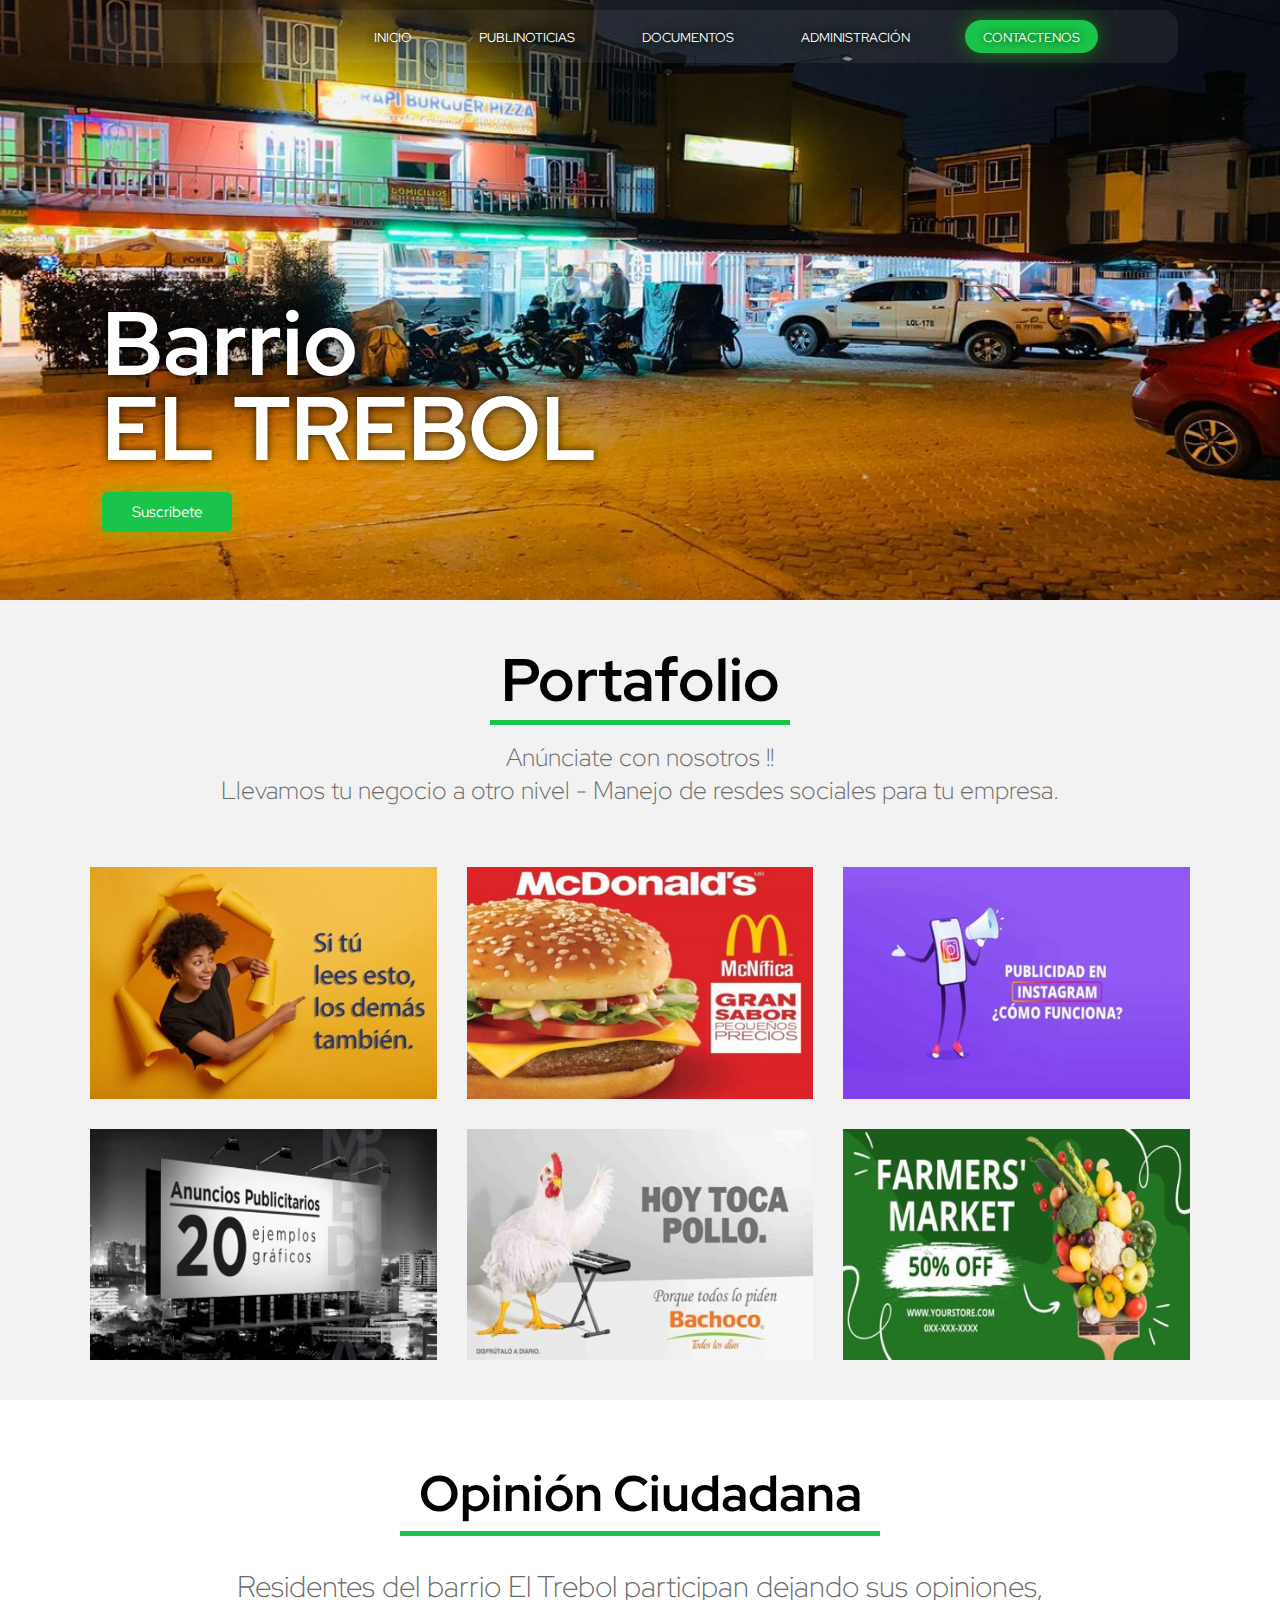
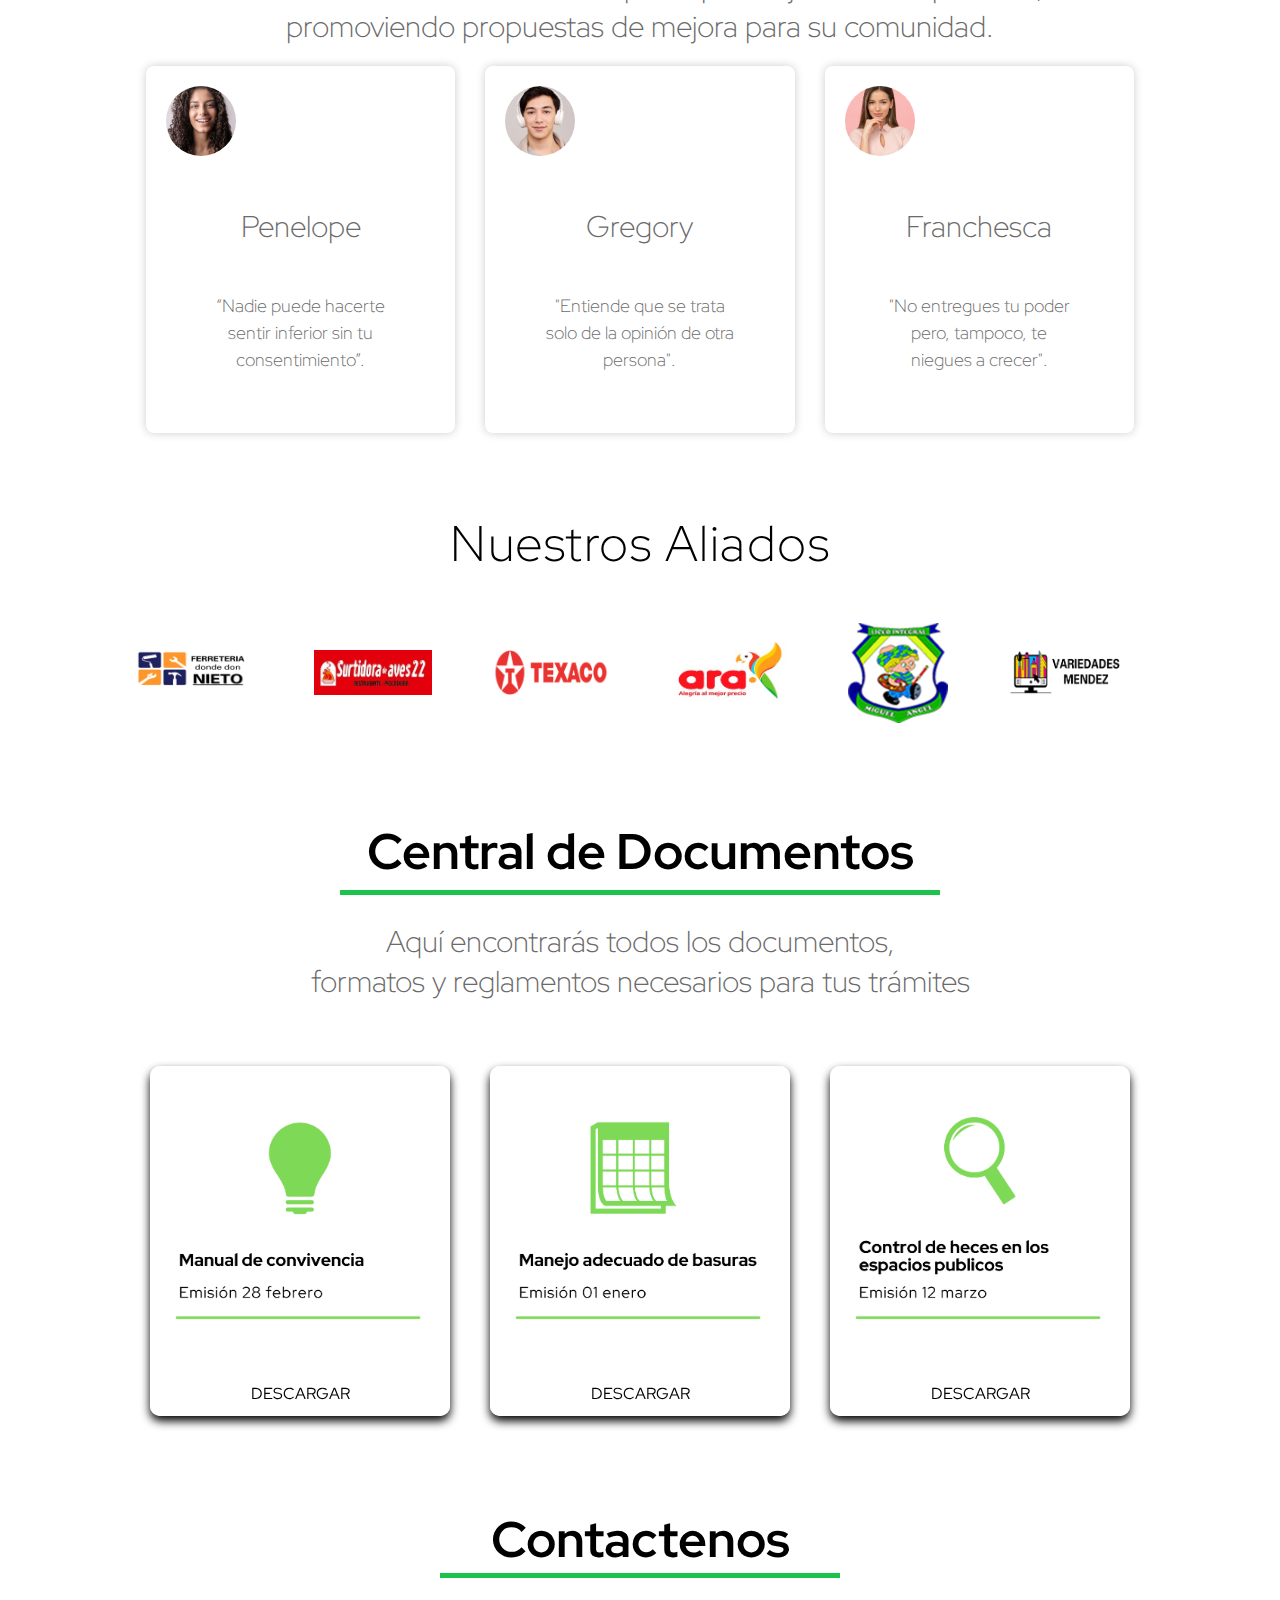
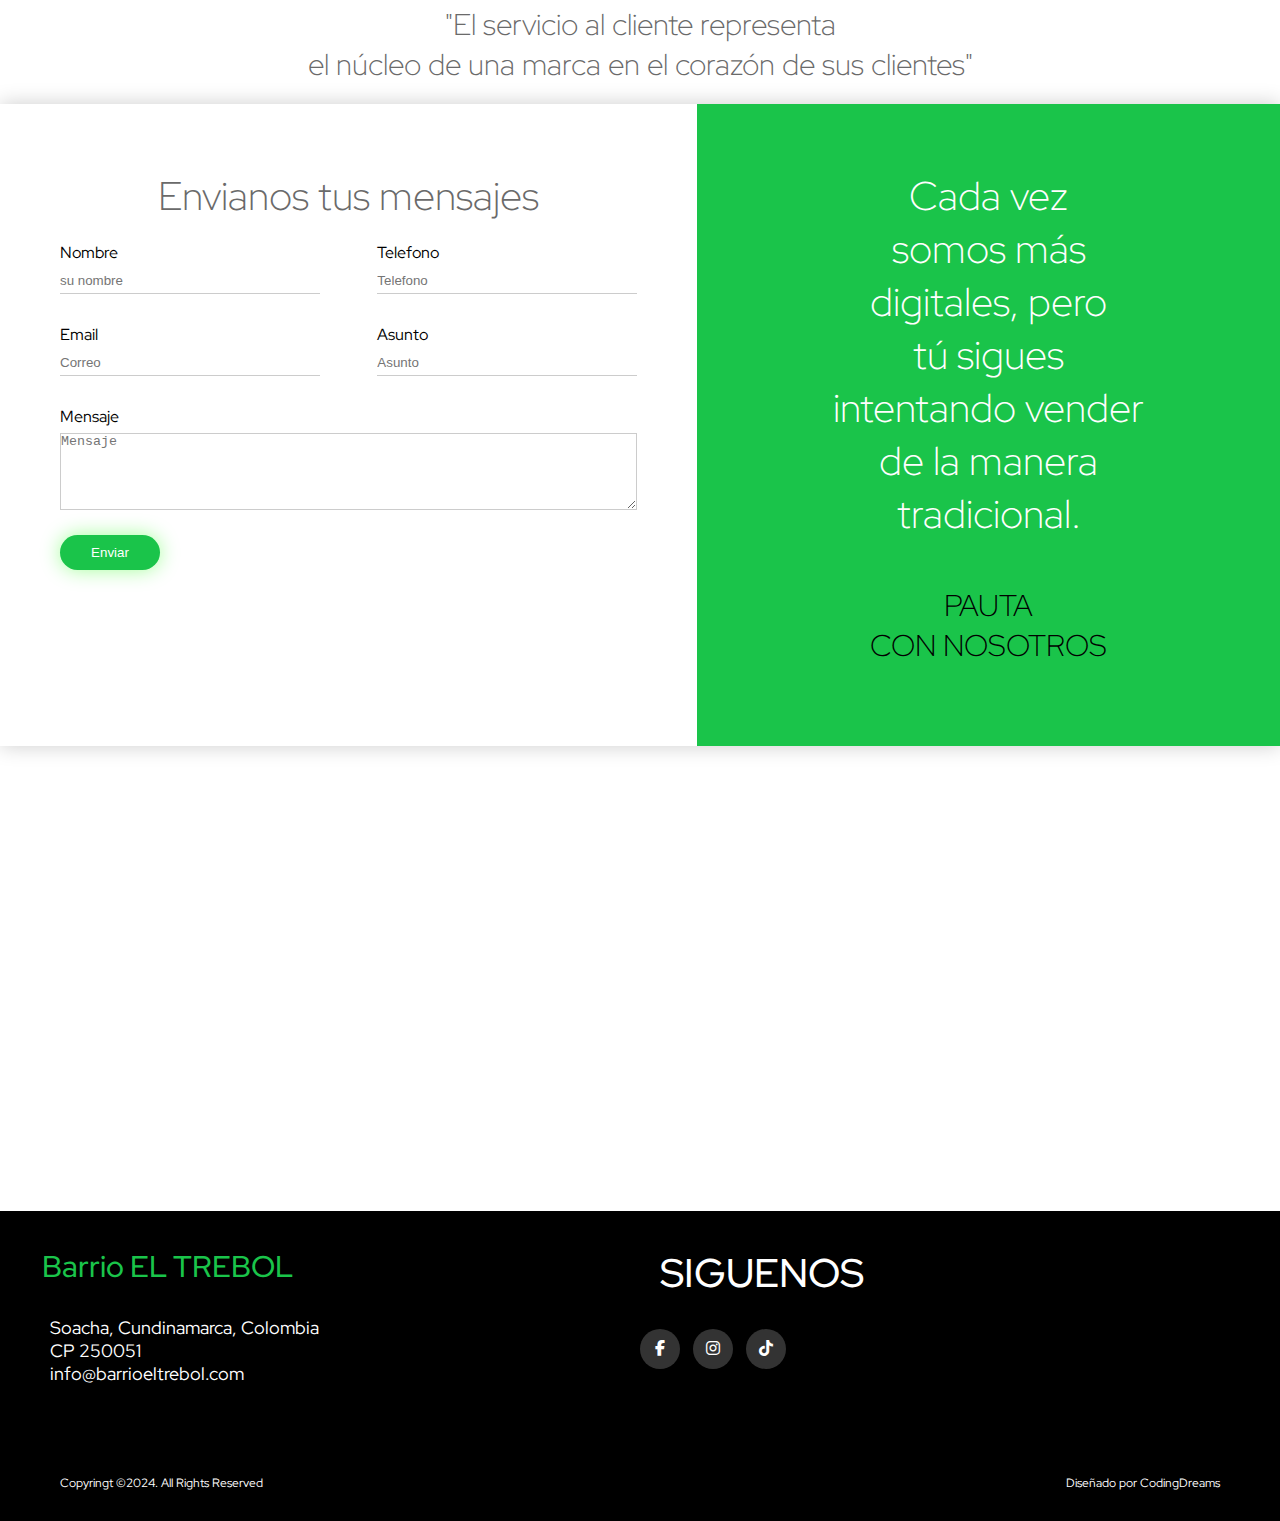
<file: index.html>
<!DOCTYPE html>
<html lang="es">
<head>
    <meta charset="UTF-8">
    <meta name="viewport" content="width=device-width, initial-scale=1.0">
    <title>Barrio El Trebol</title>
    <link rel="stylesheet" href="https://cdnjs.cloudflare.com/ajax/libs/font-awesome/6.5.2/css/all.min.css">   <!-- iconos de footer-->
    <link rel="stylesheet" href="./css/style.css">
</head>
<body>
    
    <header>
        <div class="container">
            <nav> 
                <ul class="navBar"> 
                    <li><a href="#">Inicio</a></li> 
                    <li><a href="./pages/Publinoticias.html">Publinoticias</a></li> 
                    <li><a href="./pages/Documentos.html">Documentos</a></li> 
                    <li><a href="./pages/Administracion.html">Administración</a></li> 
                    <li class="verde"><a href="./pages/Contactenos.html">Contactenos</a></li> 
                </ul>
            </nav>

            <h1>Barrio<br>EL TREBOL</h1>
            <form>
                <a href="./pages/Contactenos.html" button class="btn">Suscribete</button></a>
            </form>
        </div>
    </header>




    <section class="porta">
        <h2>Portafolio</h2>
        <div class="lineas"></div>
        <p class="publicita">Anúnciate con nosotros !! <br> Llevamos tu negocio a otro nivel - Manejo de resdes sociales para tu empresa.</p>
        <div class="boxPorta">
            <img src="./assets/Imagen1.jpg" alt="">
            <img src="./assets/Imagen2.jpg" alt="">
            <img src="./assets/Imagen7.jpg" alt="">
            <img src="./assets/Imagen4.jpg" alt="">
            <img src="./assets/Imagen5.jpg" alt="">
            <img src="./assets/Imagen8.jpg" alt="">
        </div>
    </section>

    <section class="bo">
        <h3>Opinión Ciudadana</h3>
                <div class="border"></div>
                <p class="reseña">Residentes del barrio El Trebol  participan dejando
                    sus opiniones, <br> promoviendo propuestas de mejora
                    para su comunidad.</p>
    
        <div class="iner">
            <div class="rd">
                <img  class="iconoDes" src="./assets/persona1.jpg" alt="">
                <div class="caTex">
                    <p class="tle">Penelope</p>
                    <p class="para">“Nadie puede hacerte sentir inferior sin tu consentimiento”. </p>
                </div>
            </div>
        
            <div class="rd">
                <img  class="iconoDes" src="./assets/persona2.jpg" alt="">
                <div class="caTex">
                    <p class="tle">Gregory</p>
                    <p class="para">"Entiende que se trata solo de la opinión de otra persona".</p>
                </div>
            </div>
        
            <div class="rd">
                <img  class="iconoDes" src="./assets/personas3.jpg" alt="">
                <div class="caTex">
                    <p class="tle">Franchesca</p>
                    <p class="para">"No entregues tu poder pero, tampoco, te niegues a crecer".</p>
                </div>
            </div>
        </div>
    </section>


    <section>
        <h4>Nuestros Aliados</h4>
        <div class="slider">
            <div class="sliderItem">
                <img src="./assets/aralogo (1).jpg" alt="">
                <img src="./assets/colegio.png" alt="">
                <img src="./assets/variedades.png" alt="">
                <img src="./assets/surtimayorista.png" alt="">
                <img src="./assets/ferreteria.png" alt="">
                <img src="./assets/surtidora.jpg" alt="">
                <img src="./assets/texaco.png" alt="">
                <img src="./assets/aralogo (1).jpg" alt="">
                <img src="./assets/colegio.png" alt="">
                <img src="./assets/variedades.png" alt="">
                <img src="./assets/surtimayorista.png" alt="">
                <img src="./assets/ferreteria.png" alt="">
                <img src="./assets/surtidora.jpg" alt="">
                <img src="./assets/texaco.png" alt="">
            </div>
        </div>
    </section>

    <section class="CD">
        <h5 class="title">Central de Documentos</h5>
                <div class="linea"></div>
                <p class="subTitulo">Aquí encontrarás todos los documentos, <br>
                    formatos y reglamentos necesarios para tus trámites</p>
        
    
        <section class="boby">
            <section class="card">
                <div class="face front">
                    <img src="./assets/Manual de convivencia.png" alt="">
                    <a href="#">Descargar</a>
                </div>
            </section>
    
            <section class="card">
                <div class="face front">
                    <img src="./assets/Manejo de basuras.png" alt="">
                    <a href="#">Descargar</a>
                </div>
            </section>
    
            <section class="card">
                <div class="face front">
                    <img src="./assets/control de heces.png" alt="">
                    <a href="#">Descargar</a>
                </div>
            </section>
        </section>
    </section>

    <section class="contact">
        <h6>Contactenos</h6>
        <div class="ContacLinea"></div>
        <p class="subContactenos">"El servicio al cliente representa <br>el núcleo de una marca en el corazón de sus clientes" </p>

        
        <div class="contactBox">
            <div class="contactLeft">
                <p>Envianos tus mensajes</p>
                <form>
                    <div class="inputRow">
                        <div class="inputGroup">
                            <label>Nombre</label>
                            <input type="text" placeholder="su nombre">
                        </div>
                        <div class="inputGroup">
                            <label>Telefono</label>
                            <input type="text" placeholder="Telefono">
                        </div>
                    </div>
                    <div class="inputRow">
                        <div class="inputGroup">
                            <label>Email</label>
                            <input type="email" placeholder="Correo">
                        </div>
                        <div class="inputGroup">
                            <label>Asunto</label>
                            <input type="text" placeholder="Asunto">
                        </div>
                    </div>
                    <label>Mensaje</label>
                    <textarea name="message" id="message" cols="70" rows="5" placeholder="Mensaje"></textarea>
                    <button type="submit" class="enviar">Enviar</button>
                </form>
            </div>
            <div class="contactRight">
                <p class="pp">Cada vez <br> somos más <br> digitales, pero <br> tú sigues <br> intentando vender <br> de la manera <br>tradicional. <br></p>
                <p class="pn">PAUTA <br> CON NOSOTROS</p><br>
            </div>
        </div>
    </section>

    <div class="mapa">
        <iframe src="https://www.google.com/maps/embed?pb=!1m18!1m12!1m3!1d9458.984251435479!2d-74.20966624342005!3d4.591694134713602!2m3!1f0!2f0!3f0!3m2!1i1024!2i768!4f13.1!3m3!1m2!1s0x8e3f9e32e3fdb787%3A0xf9ee0c6bdc551a74!2sBarrio%20El%20Trebol%20Noroccidental!5e0!3m2!1ses!2sco!4v1717080680612!5m2!1ses!2sco" width="100%" height="400" style="border:0;" allowfullscreen="" loading="lazy" referrerpolicy="no-referrer-when-downgrade"></iframe>
    </div>

    <footer class="footer">
        <div class="footerContainer">
            <div class="footerRow">
                
                <div class="info">
                    <p>Barrio EL TREBOL</p>
                    <ul>
                        <li class="li">Soacha, Cundinamarca, Colombia</li>
                        <li class="li">CP 250051</li>
                        <li class="li">info@barrioeltrebol.com</li>
                    </ul>
                </div>
    
                <div class="box">
                    <p>SIGUENOS</p>
                    <div class="redSocial">
                        <a href=""><i class="fab fa-facebook-f"></i></a>
                        <a href=""><i class="fab fa-instagram"></i></a>
                        <a href=""><i class="fab fa-tiktok"></i></a>
                    </div>
                </div>
                </div>
            </div>
        </div>
    
        <div class="Politicas">
            <div class="piePagina">
                <div class="Copyringht">
                Copyringt ©2024. All Rights Reserved
                </div>
    
                <div class="informacion">
                Diseñado por <a class="CodingDreams" href="#">CodingDreams</a>
                </div>
            </div>
        </div>
    </footer>

</body>
</html>
</file>
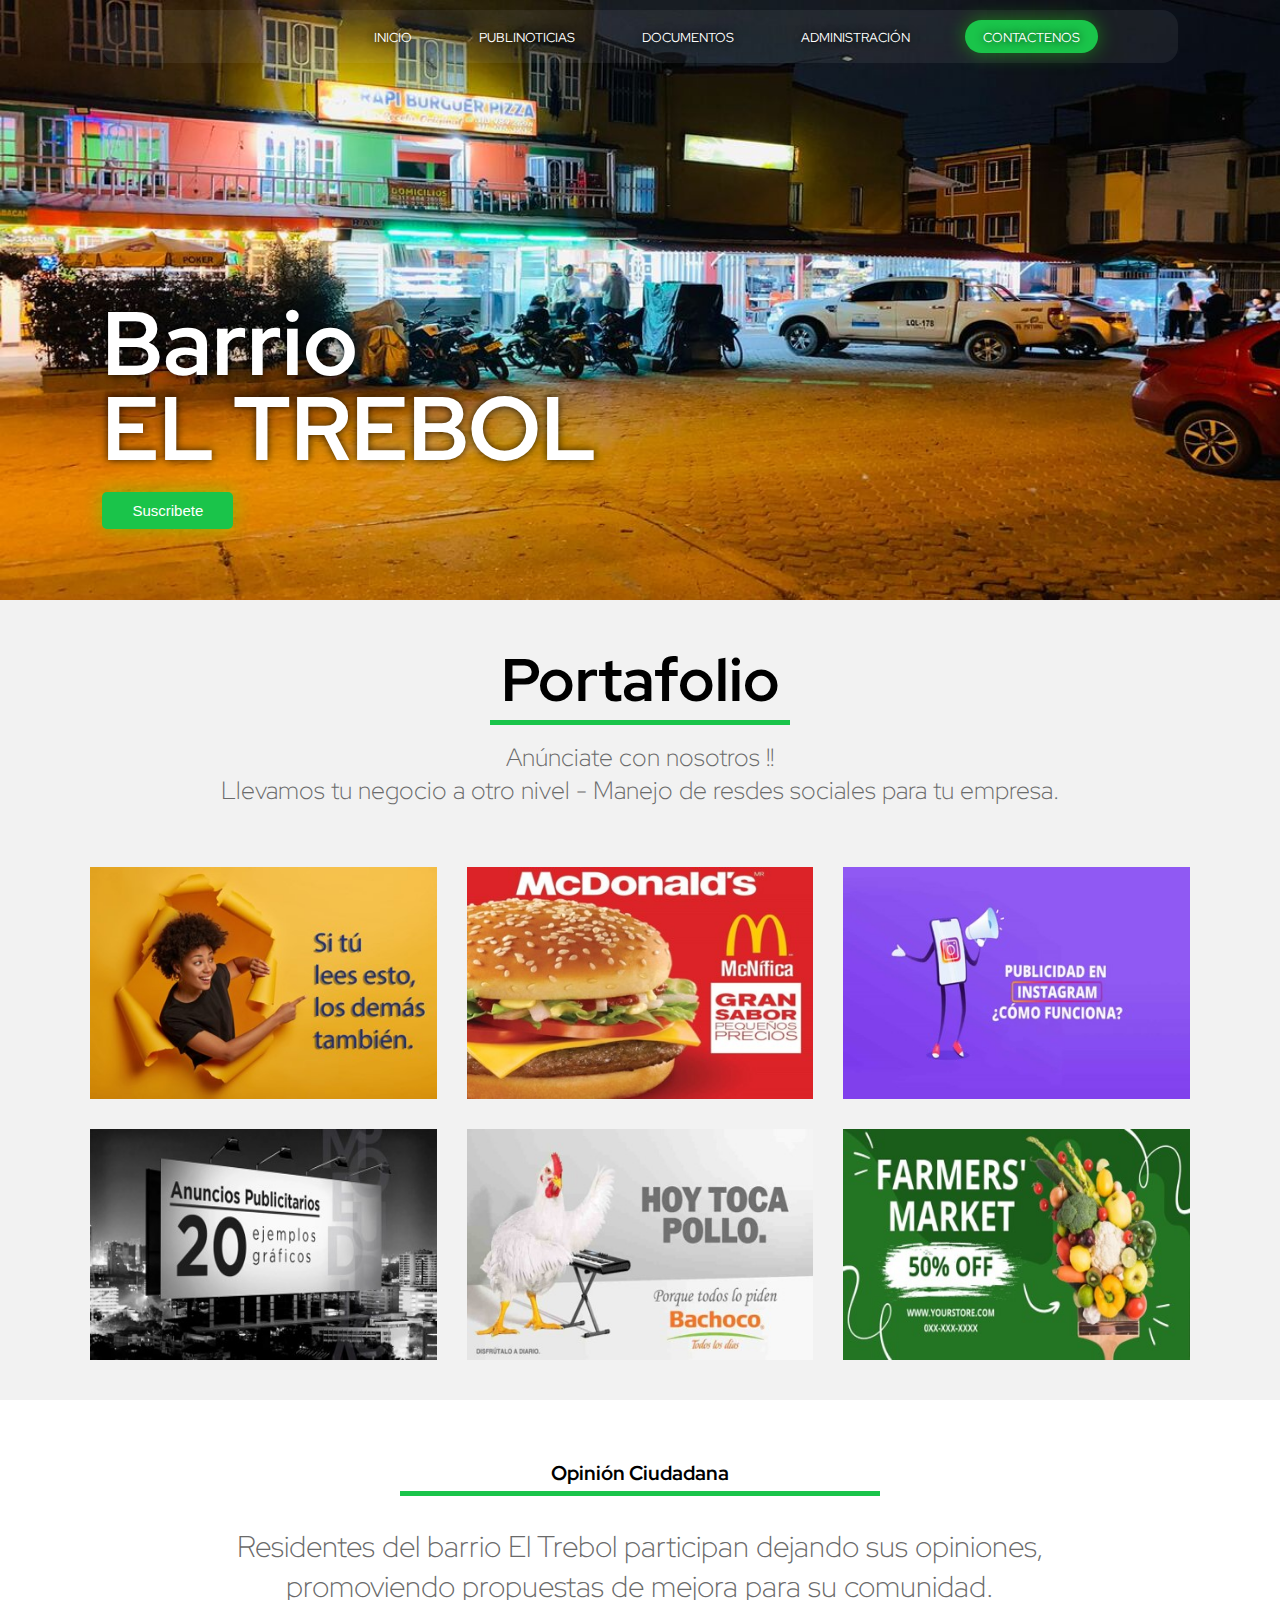
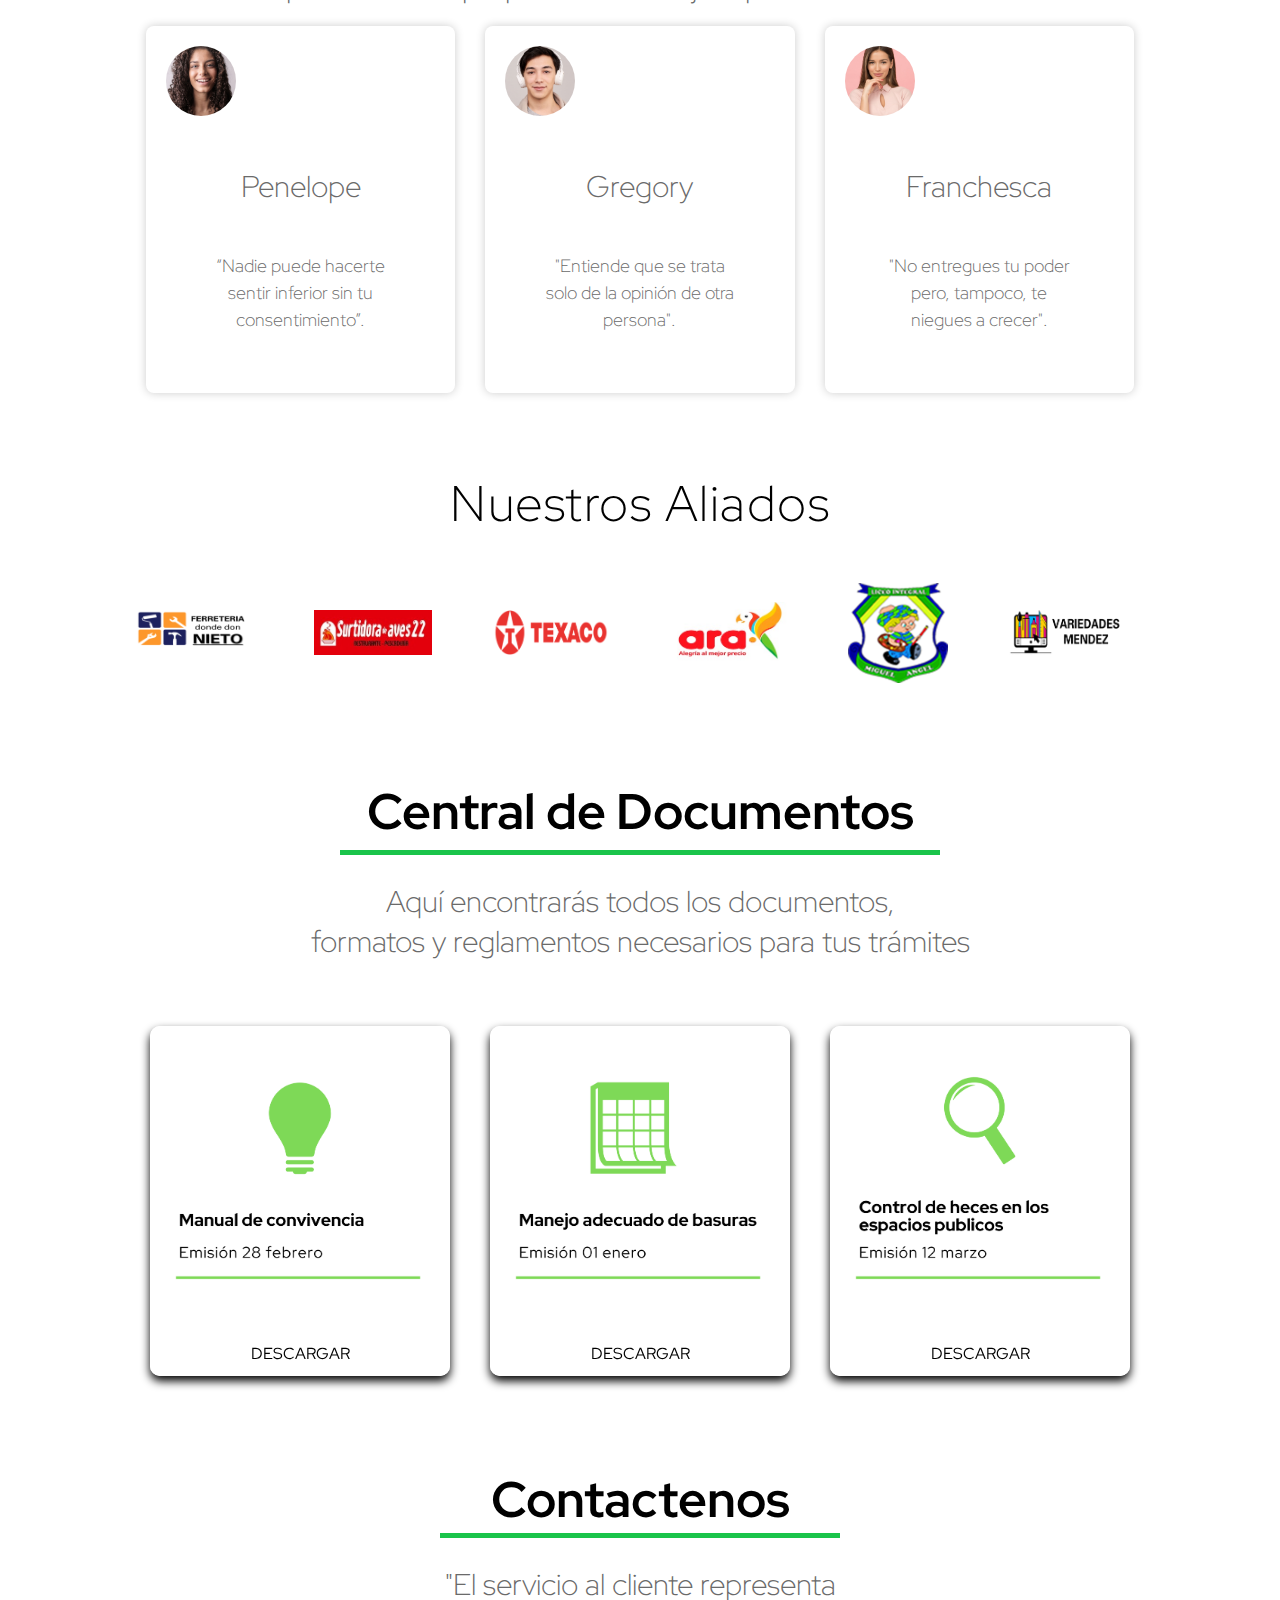
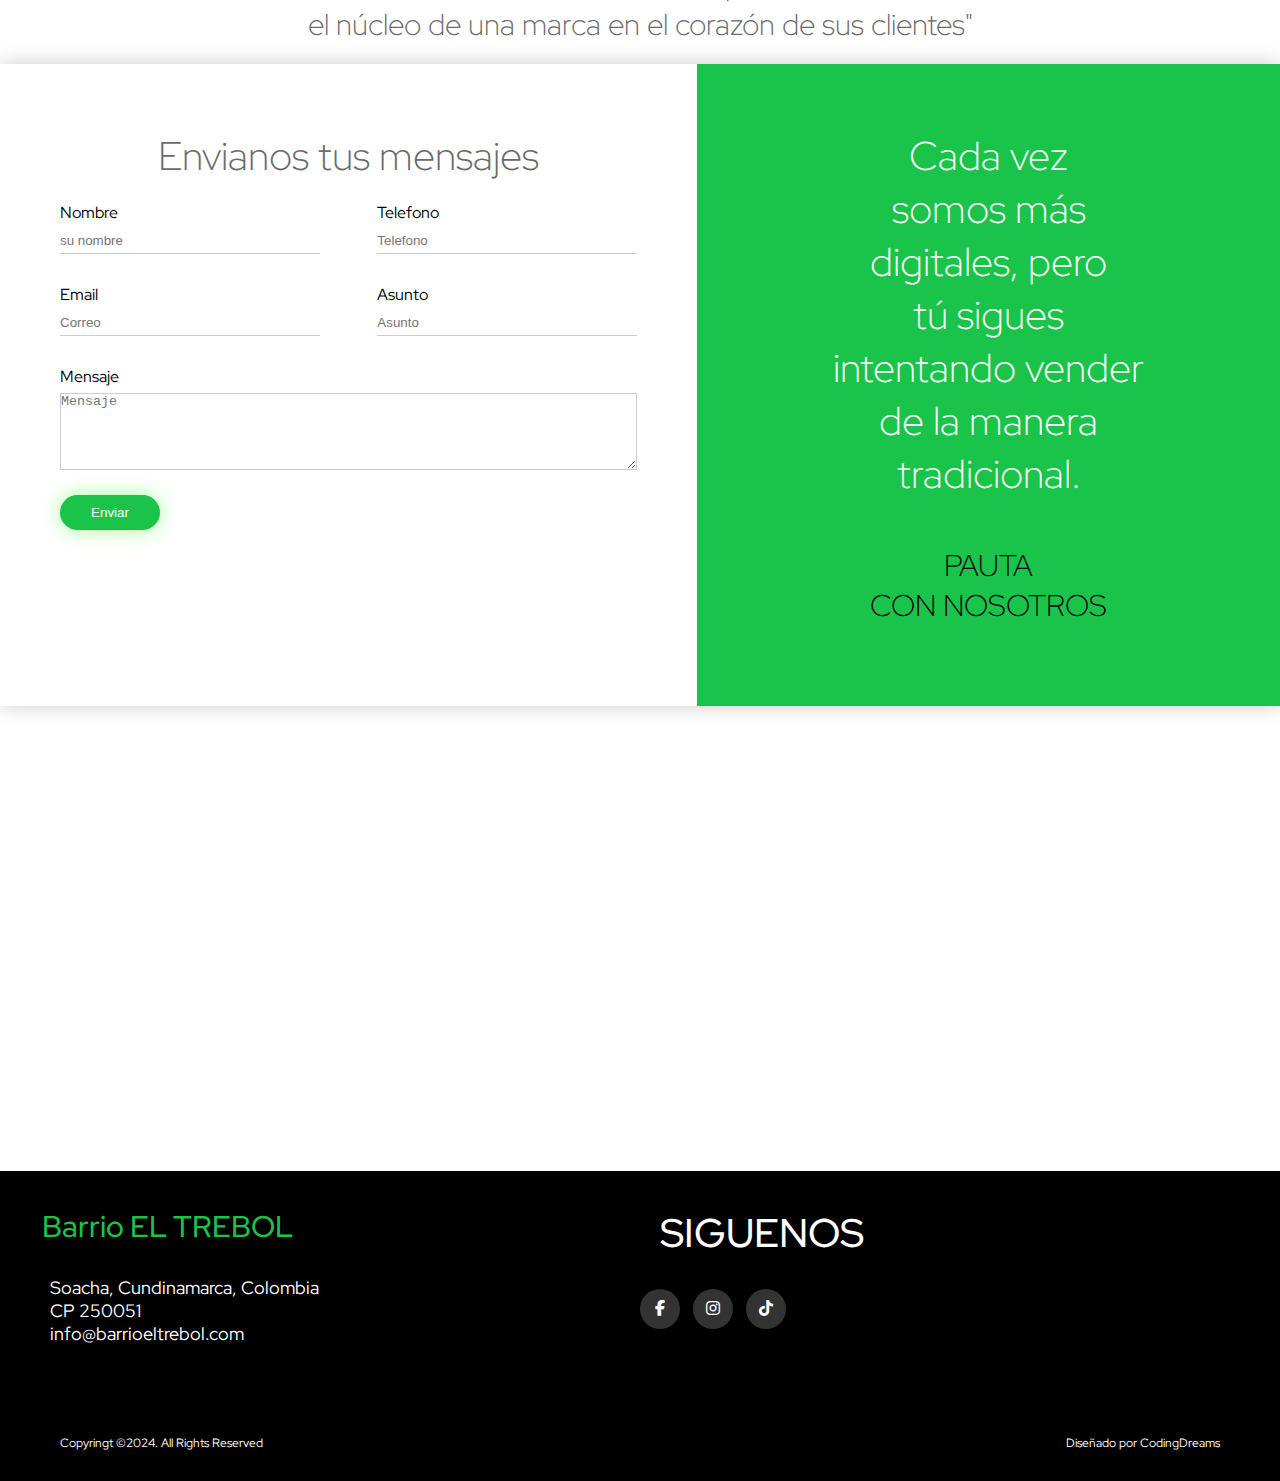
<file: assets/index.html>
<!DOCTYPE html>
<html lang="en">
<head>
    <meta charset="UTF-8">
    <meta name="viewport" content="width=device-width, initial-scale=1.0">
    <title>Document</title>
    <link rel="stylesheet" href="https://cdnjs.cloudflare.com/ajax/libs/font-awesome/6.5.2/css/all.min.css">   <!-- iconos de footer-->
    <link rel="stylesheet" href="style.css">
</head>
<body>
    <header>
        <div class="container">
            <nav> 
                <ul class="navBar"> 
                    <li><a href="#">Inicio</a></li> 
                    <li><a href="./pages/Publinoticias.html">Publinoticias</a></li> 
                    <li><a href="./pages/Documentos.html">Documentos</a></li> 
                    <li><a href="./pages/Administracion.html">Administración</a></li> 
                    <li class="verde"><a href="./pages/Contactenos.html">Contactenos</a></li> 
                </ul>
            </nav>

            <h1>Barrio<br>EL TREBOL</h1>
            <form>
                <button type="submit" class="btn">Suscribete</button>
            </form>
        </div>
    </header>

<main>


<section class="porta">
    <h2>Portafolio</h2>
    <div class="lineas"></div>
    <p class="publicita">Anúnciate con nosotros !! <br> Llevamos tu negocio a otro nivel - Manejo de resdes sociales para tu empresa.</p>
    <div class="boxPorta">
        <img src="Imagen1.jpg" alt="">
        <img src="Imagen2.jpg" alt="">
        <img src="Imagen7.jpg" alt="">
        <img src="Imagen4.jpg" alt="">
        <img src="Imagen5.jpg" alt="">
        <img src="Imagen8.jpg" alt="">
    </div>
</section>






<section class="bo">
    <h3>Opinión Ciudadana</h3>
            <div class="border"></div>
            <p class="reseña">Residentes del barrio El Trebol  participan dejando
                sus opiniones, <br> promoviendo propuestas de mejora
                para su comunidad.</p>

    <div class="iner">
        <div class="rd">
            <img  class="iconoDes" src="./persona1.jpg" alt="">
            <div class="caTex">
                <p class="tle">Penelope</p>
                <p class="para">“Nadie puede hacerte sentir inferior sin tu consentimiento”. </p>
            </div>
        </div>
    
        <div class="rd">
            <img  class="iconoDes" src="./persona2.jpg" alt="">
            <div class="caTex">
                <p class="tle">Gregory</p>
                <p class="para">"Entiende que se trata solo de la opinión de otra persona".</p>
            </div>
        </div>
    
        <div class="rd">
            <img  class="iconoDes" src="./personas3.jpg" alt="">
            <div class="caTex">
                <p class="tle">Franchesca</p>
                <p class="para">"No entregues tu poder pero, tampoco, te niegues a crecer".</p>
            </div>
        </div>
    </div>
</section>



    <section>
        <h4>Nuestros Aliados</h4>
        <div class="slider">
            <div class="sliderItem">
                <img src="aralogo (1).jpg" alt="">
                <img src="colegio.png" alt="">
                <img src="variedades.png" alt="">
                <img src="surtimayorista.png" alt="">
                <img src="ferreteria.png" alt="">
                <img src="surtidora.jpg" alt="">
                <img src="texaco.png" alt="">
                <img src="aralogo (1).jpg" alt="">
                <img src="colegio.png" alt="">
                <img src="variedades.png" alt="">
                <img src="surtimayorista.png" alt="">
                <img src="ferreteria.png" alt="">
                <img src="surtidora.jpg" alt="">
                <img src="texaco.png" alt="">
            </div>
        </div>
    </section>




<section class="CD">
    <h5 class="title">Central de Documentos</h5>
            <div class="linea"></div>
            <p class="subTitulo">Aquí encontrarás todos los documentos, <br>
                formatos y reglamentos necesarios para tus trámites</p>
    

    <section class="boby">
        <section class="card">
            <div class="face front">
                <img src="Manual de convivencia.png" alt="">
                <a href="#">Descargar</a>
            </div>
        </section>

        <section class="card">
            <div class="face front">
                <img src="Manejo de basuras.png" alt="">
                <a href="#">Descargar</a>
            </div>
        </section>

        <section class="card">
            <div class="face front">
                <img src="control de heces.png" alt="">
                <a href="#">Descargar</a>
            </div>
        </section>
    </section>
</section>





    <section class="contact">
        <h6>Contactenos</h6>
        <div class="ContacLinea"></div>
        <p class="subContactenos">"El servicio al cliente representa <br>el núcleo de una marca en el corazón de sus clientes" </p>

        
        <div class="contactBox">
            <div class="contactLeft">
                <p>Envianos tus mensajes</p>
                <form>
                    <div class="inputRow">
                        <div class="inputGroup">
                            <label>Nombre</label>
                            <input type="text" placeholder="su nombre">
                        </div>
                        <div class="inputGroup">
                            <label>Telefono</label>
                            <input type="text" placeholder="Telefono">
                        </div>
                    </div>
                    <div class="inputRow">
                        <div class="inputGroup">
                            <label>Email</label>
                            <input type="email" placeholder="Correo">
                        </div>
                        <div class="inputGroup">
                            <label>Asunto</label>
                            <input type="text" placeholder="Asunto">
                        </div>
                    </div>
                    <label>Mensaje</label>
                    <textarea name="message" id="message" cols="70" rows="5" placeholder="Mensaje"></textarea>
                    <button type="submit" class="enviar">Enviar</button>
                </form>
            </div>
            <div class="contactRight">
                <p class="pp">Cada vez <br> somos más <br> digitales, pero <br> tú sigues <br> intentando vender <br> de la manera <br>tradicional. <br></p>
                <p class="pn">PAUTA <br> CON NOSOTROS</p><br>
            </div>
        </div>
    </section>

    <div class="mapa">
        <iframe src="https://www.google.com/maps/embed?pb=!1m18!1m12!1m3!1d9458.984251435479!2d-74.20966624342005!3d4.591694134713602!2m3!1f0!2f0!3f0!3m2!1i1024!2i768!4f13.1!3m3!1m2!1s0x8e3f9e32e3fdb787%3A0xf9ee0c6bdc551a74!2sBarrio%20El%20Trebol%20Noroccidental!5e0!3m2!1ses!2sco!4v1717080680612!5m2!1ses!2sco" width="100%" height="400" style="border:0;" allowfullscreen="" loading="lazy" referrerpolicy="no-referrer-when-downgrade"></iframe>
    </div>



<footer class="footer">
    <div class="footerContainer">
        <div class="footerRow">
            
            <div class="info">
                <p>Barrio EL TREBOL</p>
                <ul>
                    <li class="li">Soacha, Cundinamarca, Colombia</li>
                    <li class="li">CP 250051</li>
                    <li class="li">info@barrioeltrebol.com</li>
                </ul>
            </div>

            <div class="box">
                <p>SIGUENOS</p>
                <div class="redSocial">
                    <a href=""><i class="fab fa-facebook-f"></i></a>
                    <a href=""><i class="fab fa-instagram"></i></a>
                    <a href=""><i class="fab fa-tiktok"></i></a>
                </div>
            </div>
            </div>
        </div>
    </div>

    <div class="Politicas">
        <div class="piePagina">
            <div class="Copyringht">
            Copyringt ©2024. All Rights Reserved
            </div>

            <div class="informacion">
            Diseñado por <a class="CodingDreams" href="#">CodingDreams</a>
            </div>
        </div>
    </div>
</footer>
</body>
</html>
</file>
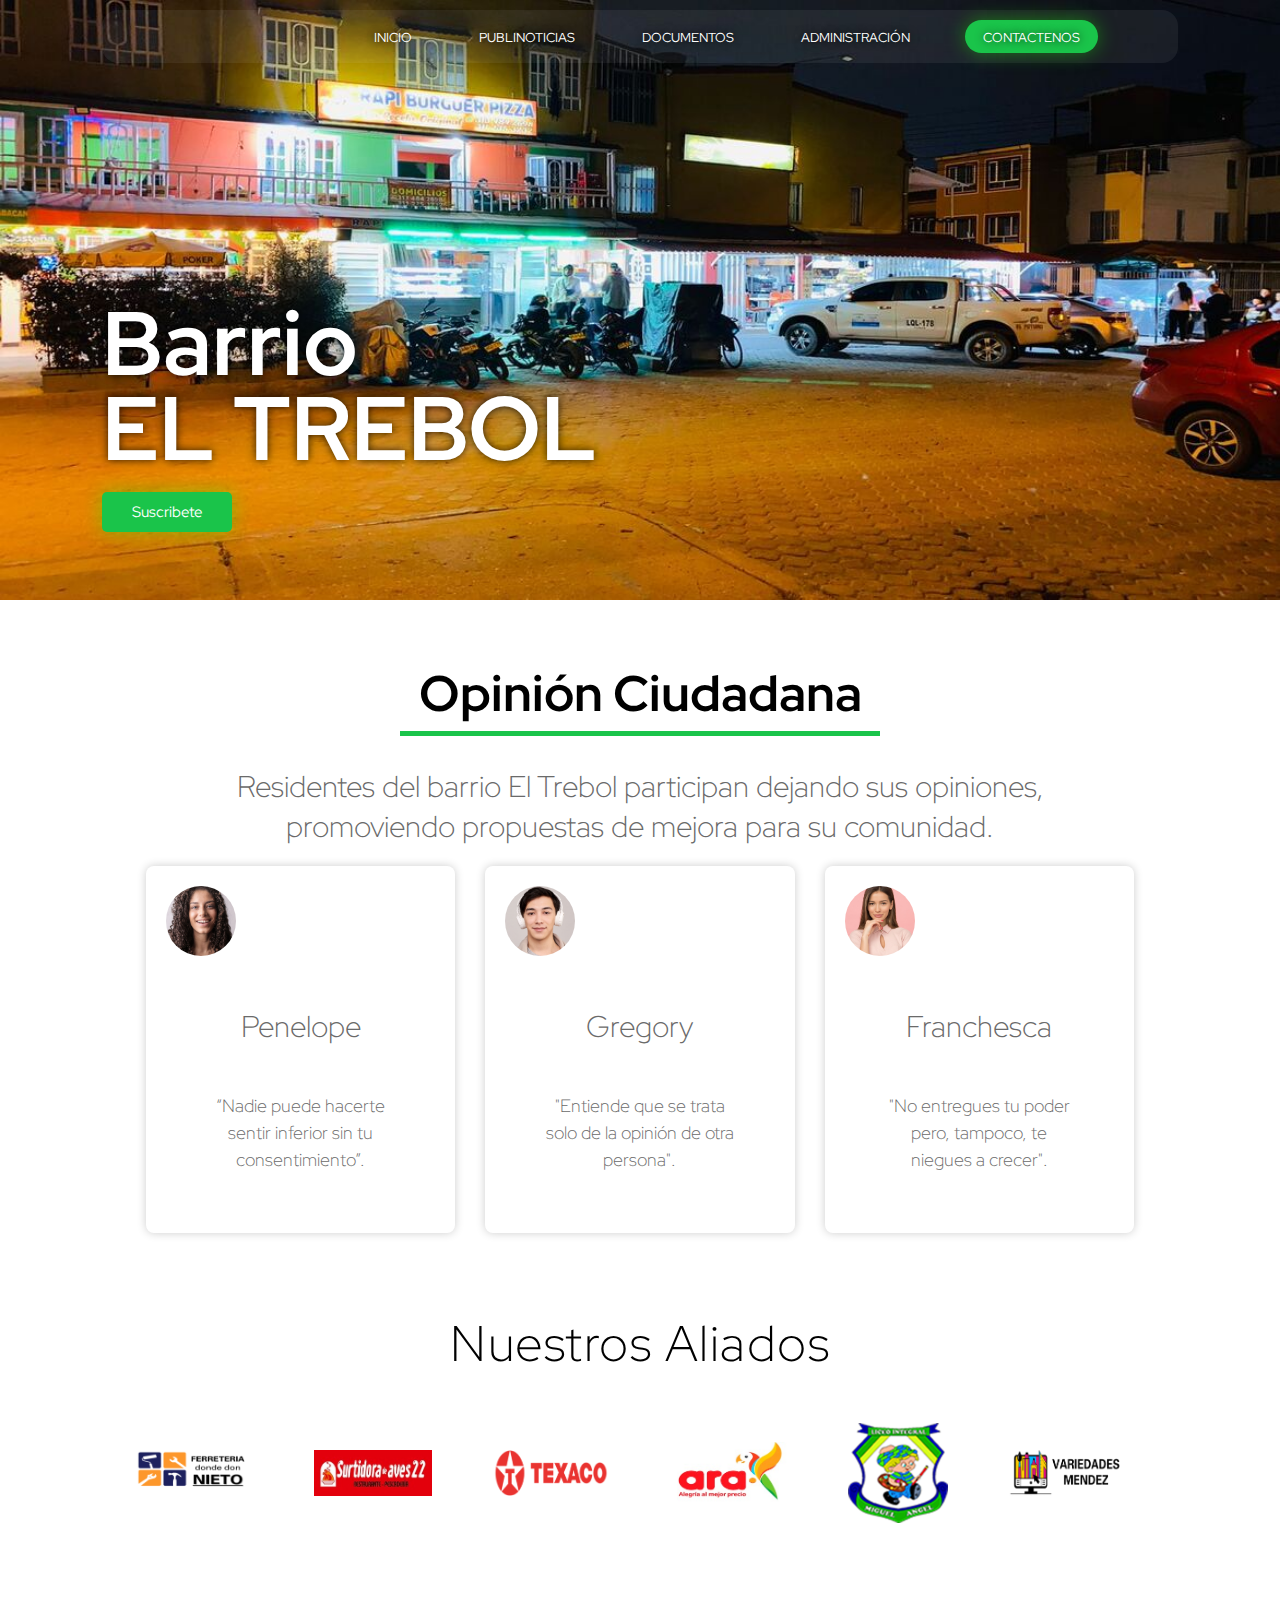
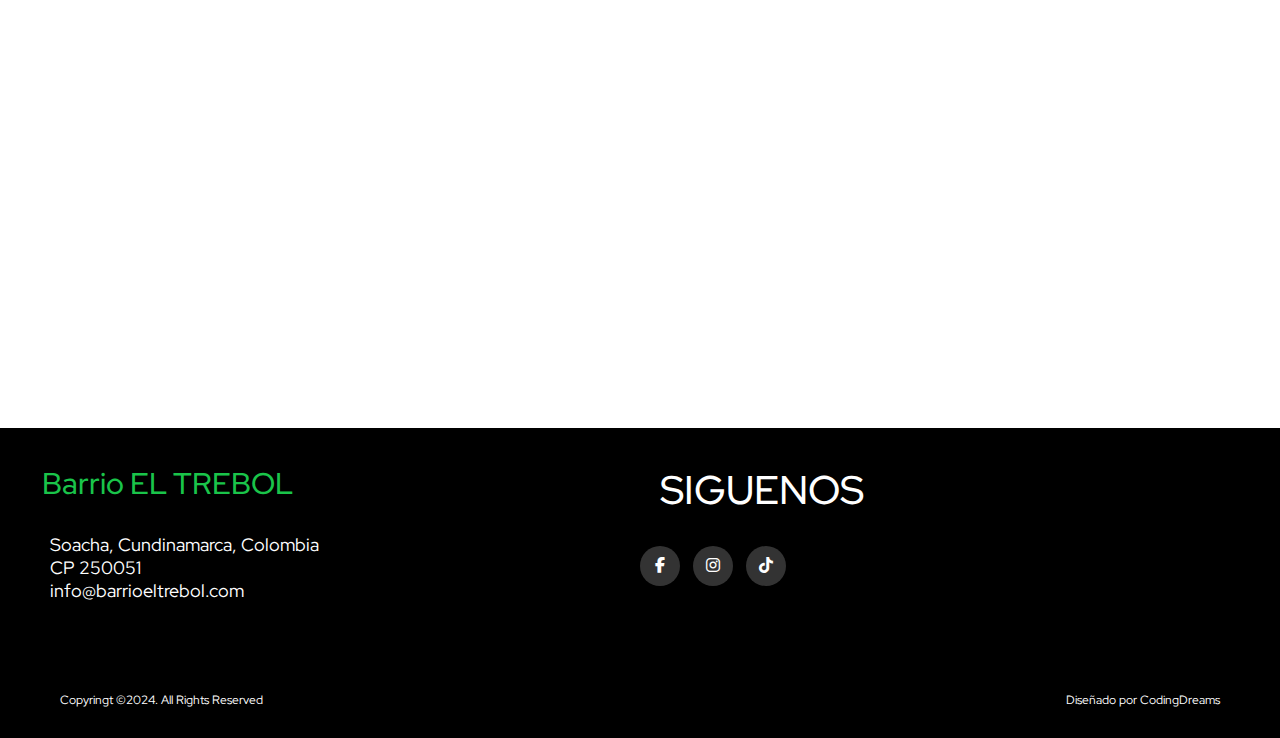
<file: pages/Administracion.html>
<!DOCTYPE html>
<html lang="es">
<head>
    <meta charset="UTF-8">
    <meta name="viewport" content="width=device-width, initial-scale=1.0">
    <title>Barrio EL TREBOL</title>
    <link rel="preconnect" href="https://fonts.googleapis.com">
<link rel="preconnect" href="https://fonts.gstatic.com" crossorigin>
<link rel="stylesheet" href="https://cdnjs.cloudflare.com/ajax/libs/font-awesome/6.5.2/css/all.min.css">   <!-- iconos de footer-->
<link rel="stylesheet" href="../css/style.css">
</head>
<body>
    
    <header>
        <div class="container">
            <nav> 
                <ul class="navBar"> 
                    <li><a href="../index.html">Inicio</a></li> 
                    <li><a href="../pages/Publinoticias.html">Publinoticias</a></li> 
                    <li><a href="../pages/Documentos.html">Documentos</a></li> 
                    <li><a href="#">Administración</a></li> 
                    <li class="verde"><a href="../pages/Contactenos.html">Contactenos</a></li> 
                </ul>
            </nav>

            <h1>Barrio<br>EL TREBOL</h1>
            <form>
                <a href="Contactenos.html" button class="btn">Suscribete</button></a>
            </form>
        </div>
    </header>

    <section class="bo">
        <h3>Opinión Ciudadana</h3>
                <div class="border"></div>
                <p class="reseña">Residentes del barrio El Trebol  participan dejando
                    sus opiniones, <br> promoviendo propuestas de mejora
                    para su comunidad.</p>
    
        <div class="iner">
            <div class="rd">
                <img  class="iconoDes" src="../assets/persona1.jpg" alt="">
                <div class="caTex">
                    <p class="tle">Penelope</p>
                    <p class="para">“Nadie puede hacerte sentir inferior sin tu consentimiento”. </p>
                </div>
            </div>
        
            <div class="rd">
                <img  class="iconoDes" src="../assets/persona2.jpg" alt="">
                <div class="caTex">
                    <p class="tle">Gregory</p>
                    <p class="para">"Entiende que se trata solo de la opinión de otra persona".</p>
                </div>
            </div>
        
            <div class="rd">
                <img  class="iconoDes" src="../assets/personas3.jpg" alt="">
                <div class="caTex">
                    <p class="tle">Franchesca</p>
                    <p class="para">"No entregues tu poder pero, tampoco, te niegues a crecer".</p>
                </div>
            </div>
        </div>
    </section>


    <section>
        <h4>Nuestros Aliados</h4>
        <div class="slider">
            <div class="sliderItem">
                <img src="../assets/aralogo (1).jpg" alt="">
                <img src="../assets/colegio.png" alt="">
                <img src="../assets/variedades.png" alt="">
                <img src="../assets/surtimayorista.png" alt="">
                <img src="../assets/ferreteria.png" alt="">
                <img src="../assets/surtidora.jpg" alt="">
                <img src="../assets/texaco.png" alt="">
                <img src="../assets/aralogo (1).jpg" alt="">
                <img src="../assets/colegio.png" alt="">
                <img src="../assets/variedades.png" alt="">
                <img src="../assets/surtimayorista.png" alt="">
                <img src="../assets/ferreteria.png" alt="">
                <img src="../assets/surtidora.jpg" alt="">
                <img src="../assets/texaco.png" alt="">
            </div>
        </div>
    </section>

    <div class="mapa">
        <iframe src="https://www.google.com/maps/embed?pb=!1m18!1m12!1m3!1d9458.984251435479!2d-74.20966624342005!3d4.591694134713602!2m3!1f0!2f0!3f0!3m2!1i1024!2i768!4f13.1!3m3!1m2!1s0x8e3f9e32e3fdb787%3A0xf9ee0c6bdc551a74!2sBarrio%20El%20Trebol%20Noroccidental!5e0!3m2!1ses!2sco!4v1717080680612!5m2!1ses!2sco" width="100%" height="400" style="border:0;" allowfullscreen="" loading="lazy" referrerpolicy="no-referrer-when-downgrade"></iframe>
    </div>

    <footer class="footer">
        <div class="footerContainer">
            <div class="footerRow">
                
                <div class="info">
                    <p>Barrio EL TREBOL</p>
                    <ul>
                        <li class="li">Soacha, Cundinamarca, Colombia</li>
                        <li class="li">CP 250051</li>
                        <li class="li">info@barrioeltrebol.com</li>
                    </ul>
                </div>
    
                <div class="box">
                    <p>SIGUENOS</p>
                    <div class="redSocial">
                        <a href=""><i class="fab fa-facebook-f"></i></a>
                        <a href=""><i class="fab fa-instagram"></i></a>
                        <a href=""><i class="fab fa-tiktok"></i></a>
                    </div>
                </div>
                </div>
            </div>
        </div>
    
        <div class="Politicas">
            <div class="piePagina">
                <div class="Copyringht">
                Copyringt ©2024. All Rights Reserved
                </div>
    
                <div class="informacion">
                Diseñado por <a class="CodingDreams" href="#">CodingDreams</a>
                </div>
            </div>
        </div>
    </footer>

</body>
</html>
</file>
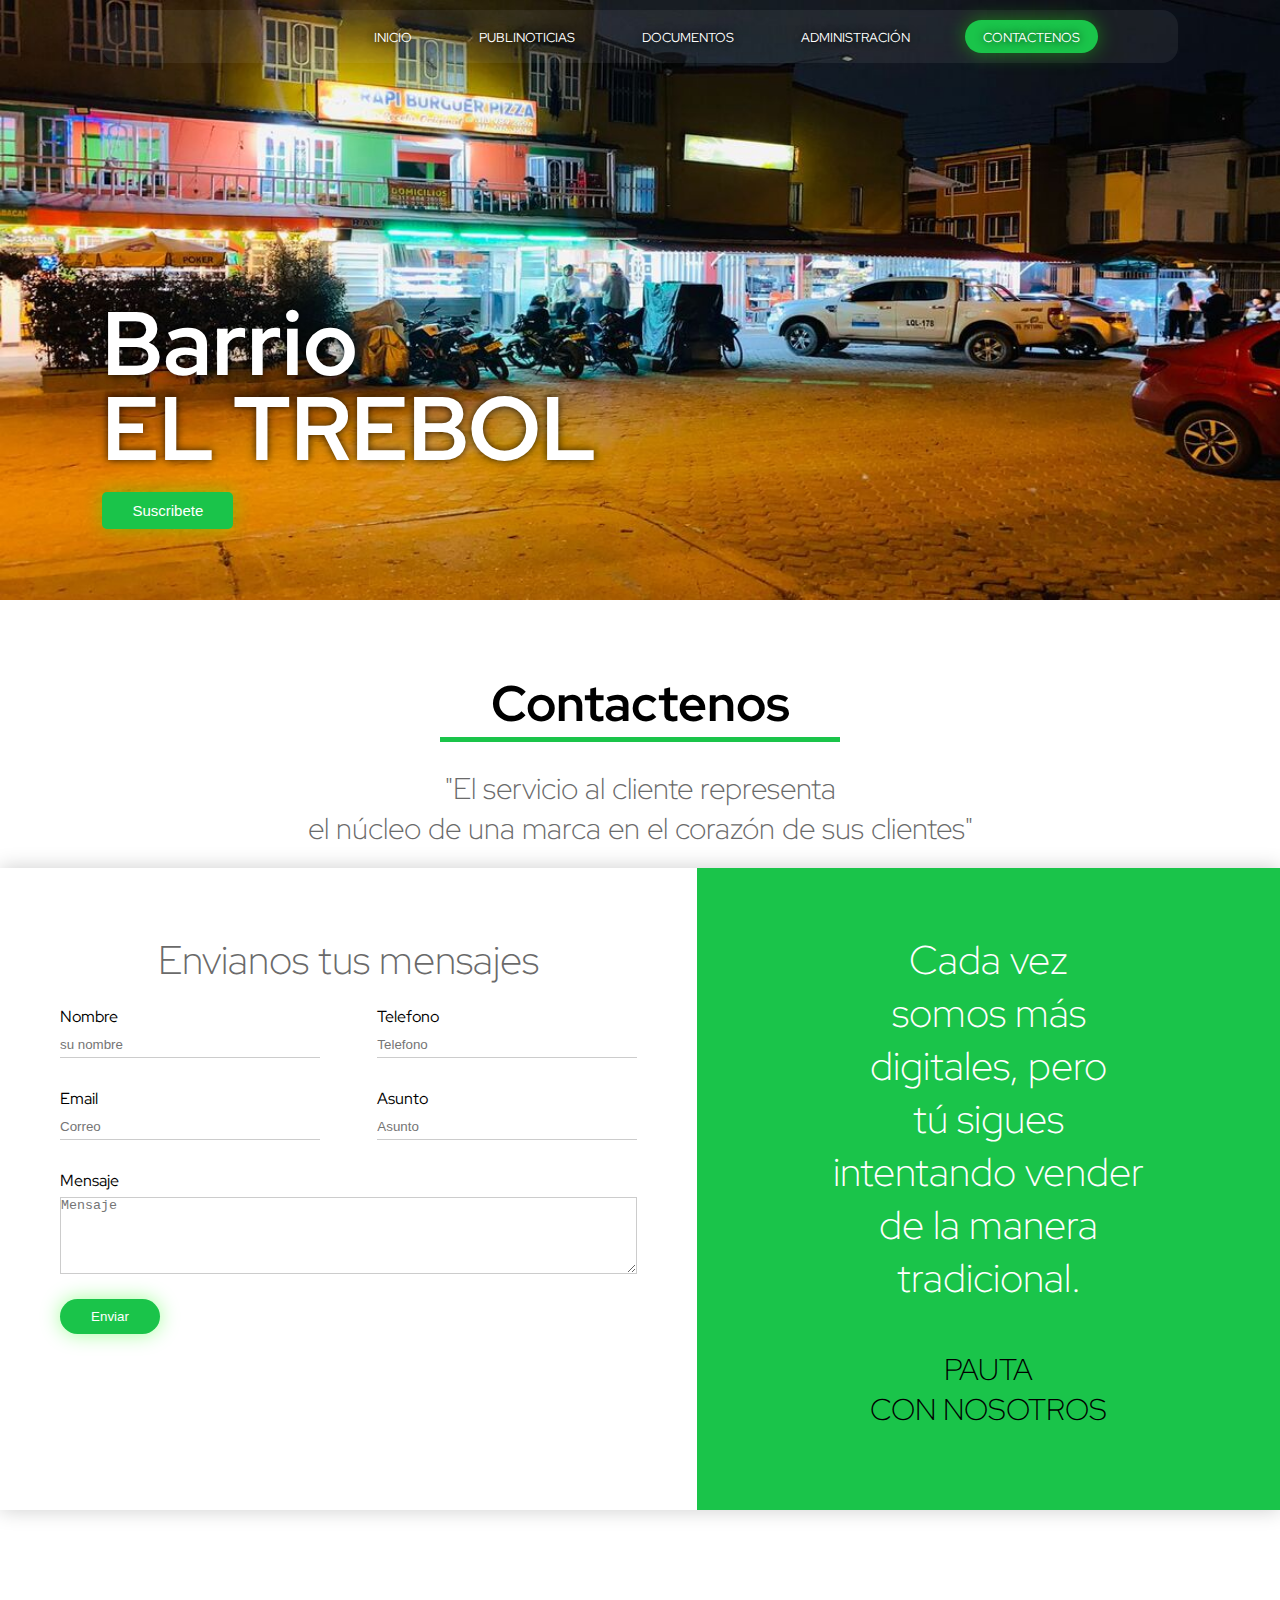
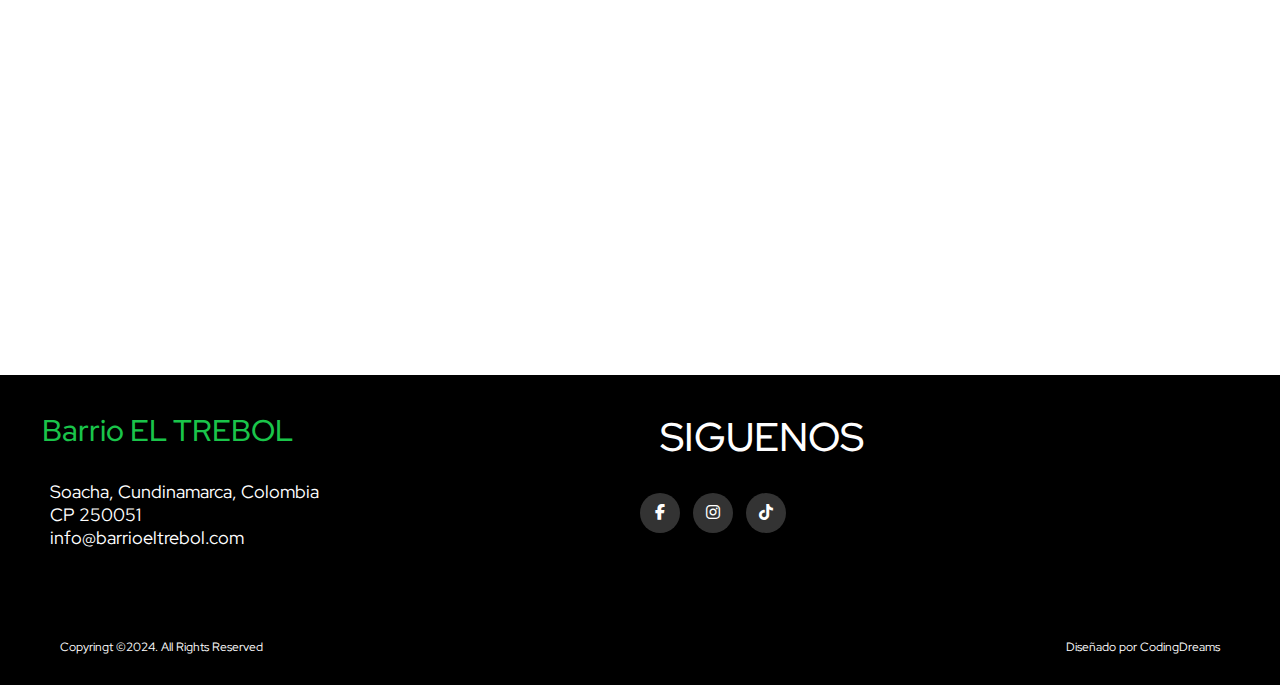
<file: pages/Contactenos.html>
<!DOCTYPE html>
<html lang="es">
<head>
    <meta charset="UTF-8">
    <meta name="viewport" content="width=device-width, initial-scale=1.0">
    <title>Barrio EL TREBOL</title>
    <link rel="preconnect" href="https://fonts.googleapis.com">
    <link rel="preconnect" href="https://fonts.gstatic.com" crossorigin>
    <link rel="stylesheet" href="https://cdnjs.cloudflare.com/ajax/libs/font-awesome/6.5.2/css/all.min.css">   <!-- iconos de footer-->
    <link rel="stylesheet" href="../css/style.css">
</head>
<body>

    <header>
        <div class="container">
            <nav> 
                <ul class="navBar"> 
                    <li><a href="../index.html">Inicio</a></li> 
                    <li><a href="../pages/Publinoticias.html">Publinoticias</a></li> 
                    <li><a href="../pages/Documentos.html">Documentos</a></li> 
                    <li><a href="../pages/Administracion.html">Administración</a></li> 
                    <li class="verde"><a href="#">Contactenos</a></li> 
                </ul>
            </nav>

            <h1>Barrio<br>EL TREBOL</h1>
            <form>
                <button type="submit" class="btn">Suscribete</button>
            </form>
        </div>
    </header>

    <section class="contact">
        <h6>Contactenos</h6>
        <div class="ContacLinea"></div>
        <p class="subContactenos">"El servicio al cliente representa <br>el núcleo de una marca en el corazón de sus clientes" </p>

        
        <div class="contactBox">
            <div class="contactLeft">
                <p>Envianos tus mensajes</p>
                <form>
                    <div class="inputRow">
                        <div class="inputGroup">
                            <label>Nombre</label>
                            <input type="text" placeholder="su nombre">
                        </div>
                        <div class="inputGroup">
                            <label>Telefono</label>
                            <input type="text" placeholder="Telefono">
                        </div>
                    </div>
                    <div class="inputRow">
                        <div class="inputGroup">
                            <label>Email</label>
                            <input type="email" placeholder="Correo">
                        </div>
                        <div class="inputGroup">
                            <label>Asunto</label>
                            <input type="text" placeholder="Asunto">
                        </div>
                    </div>
                    <label>Mensaje</label>
                    <textarea name="message" id="message" cols="70" rows="5" placeholder="Mensaje"></textarea>
                    <button type="submit" class="enviar">Enviar</button>
                </form>
            </div>
            <div class="contactRight">
                <p class="pp">Cada vez <br> somos más <br> digitales, pero <br> tú sigues <br> intentando vender <br> de la manera <br>tradicional. <br></p>
                <p class="pn">PAUTA <br> CON NOSOTROS</p><br>
            </div>
        </div>
    </section>

    <div class="mapa">
        <iframe src="https://www.google.com/maps/embed?pb=!1m18!1m12!1m3!1d9458.984251435479!2d-74.20966624342005!3d4.591694134713602!2m3!1f0!2f0!3f0!3m2!1i1024!2i768!4f13.1!3m3!1m2!1s0x8e3f9e32e3fdb787%3A0xf9ee0c6bdc551a74!2sBarrio%20El%20Trebol%20Noroccidental!5e0!3m2!1ses!2sco!4v1717080680612!5m2!1ses!2sco" width="100%" height="400" style="border:0;" allowfullscreen="" loading="lazy" referrerpolicy="no-referrer-when-downgrade"></iframe>
    </div>

    <footer class="footer">
        <div class="footerContainer">
            <div class="footerRow">
                
                <div class="info">
                    <p>Barrio EL TREBOL</p>
                    <ul>
                        <li class="li">Soacha, Cundinamarca, Colombia</li>
                        <li class="li">CP 250051</li>
                        <li class="li">info@barrioeltrebol.com</li>
                    </ul>
                </div>
    
                <div class="box">
                    <p>SIGUENOS</p>
                    <div class="redSocial">
                        <a href=""><i class="fab fa-facebook-f"></i></a>
                        <a href=""><i class="fab fa-instagram"></i></a>
                        <a href=""><i class="fab fa-tiktok"></i></a>
                    </div>
                </div>
                </div>
            </div>
        </div>
    
        <div class="Politicas">
            <div class="piePagina">
                <div class="Copyringht">
                Copyringt ©2024. All Rights Reserved
                </div>
    
                <div class="informacion">
                Diseñado por <a class="CodingDreams" href="#">CodingDreams</a>
                </div>
            </div>
        </div>
    </footer>
</body>
</html>
</file>
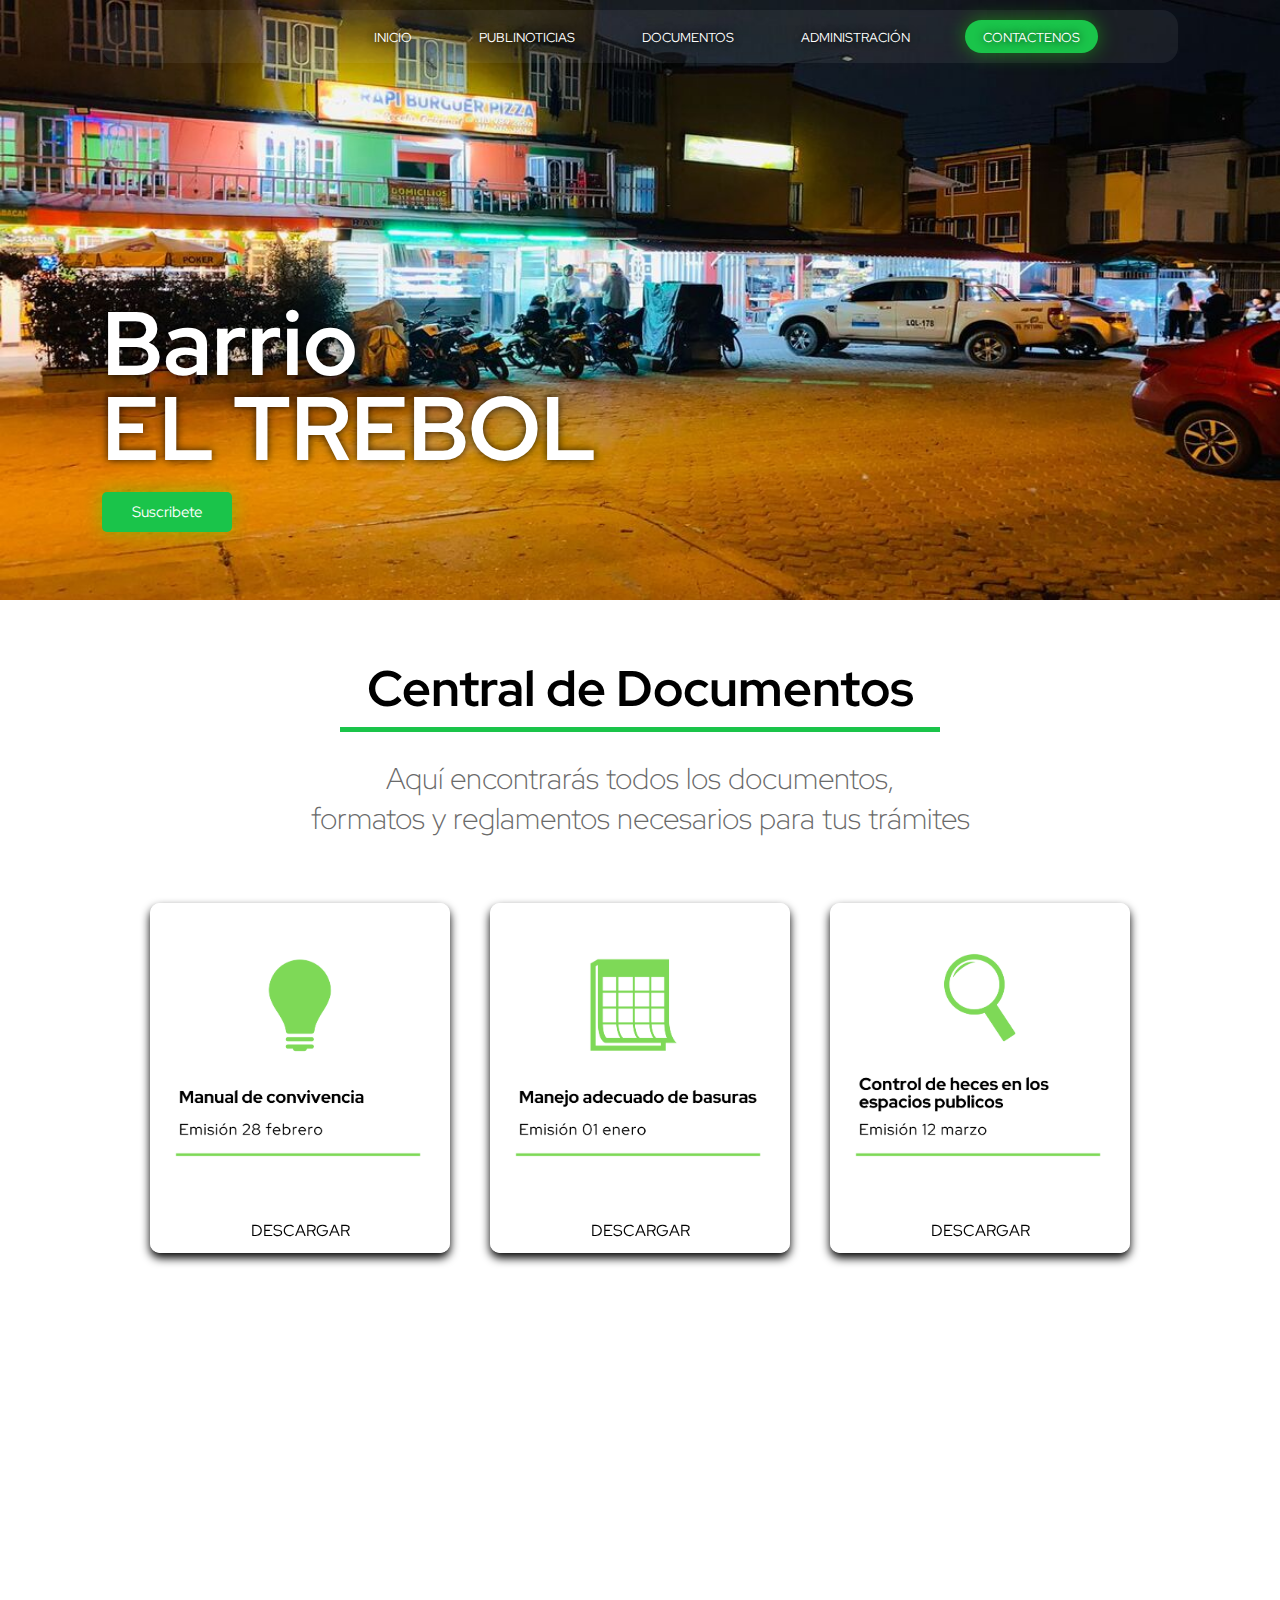
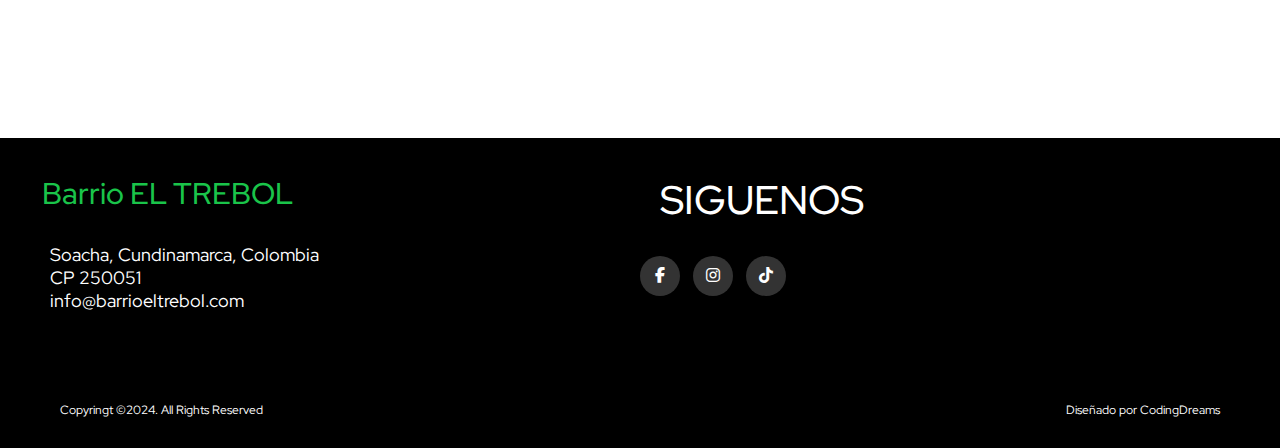
<file: pages/Documentos.html>
<!DOCTYPE html>
<html lang="es">
<head>
    <meta charset="UTF-8">
    <meta name="viewport" content="width=device-width, initial-scale=1.0">
    <title>Barrio EL TREBOL</title>
    <link rel="preconnect" href="https://fonts.googleapis.com">
<link rel="preconnect" href="https://fonts.gstatic.com" crossorigin>
<link rel="stylesheet" href="https://cdnjs.cloudflare.com/ajax/libs/font-awesome/6.5.2/css/all.min.css">   <!-- iconos de footer-->
<link rel="stylesheet" href="../css/style.css">
</head>
<body>
    <header>
        <div class="container">
            <nav> 
                <ul class="navBar"> 
                    <li><a href="../index.html">Inicio</a></li> 
                    <li><a href="../pages/Publinoticias.html">Publinoticias</a></li> 
                    <li><a href="#">Documentos</a></li> 
                    <li><a href="../pages/Administracion.html">Administración</a></li> 
                    <li class="verde"><a href="../pages/Contactenos.html">Contactenos</a></li> 
                </ul>
            </nav>

            <h1>Barrio<br>EL TREBOL</h1>
            <form>
                <a href="Contactenos.html" button class="btn">Suscribete</button></a>
            </form>
        </div>
    </header>

    <section class="CD">
        <h5 class="title">Central de Documentos</h5>
                <div class="linea"></div>
                <p class="subTitulo">Aquí encontrarás todos los documentos, <br>
                    formatos y reglamentos necesarios para tus trámites</p>
        
    
        <section class="boby">
            <section class="card">
                <div class="face front">
                    <img src="../assets/Manual de convivencia.png" alt="">
                    <a href="#">Descargar</a>
                </div>
            </section>
    
            <section class="card">
                <div class="face front">
                    <img src="../assets/Manejo de basuras.png" alt="">
                    <a href="#">Descargar</a>
                </div>
            </section>
    
            <section class="card">
                <div class="face front">
                    <img src="../assets/control de heces.png" alt="">
                    <a href="#">Descargar</a>
                </div>
            </section>
        </section>
    </section>

    <div class="mapa">
        <iframe src="https://www.google.com/maps/embed?pb=!1m18!1m12!1m3!1d9458.984251435479!2d-74.20966624342005!3d4.591694134713602!2m3!1f0!2f0!3f0!3m2!1i1024!2i768!4f13.1!3m3!1m2!1s0x8e3f9e32e3fdb787%3A0xf9ee0c6bdc551a74!2sBarrio%20El%20Trebol%20Noroccidental!5e0!3m2!1ses!2sco!4v1717080680612!5m2!1ses!2sco" width="100%" height="400" style="border:0;" allowfullscreen="" loading="lazy" referrerpolicy="no-referrer-when-downgrade"></iframe>
    </div>

    <footer class="footer">
        <div class="footerContainer">
            <div class="footerRow">
                
                <div class="info">
                    <p>Barrio EL TREBOL</p>
                    <ul>
                        <li class="li">Soacha, Cundinamarca, Colombia</li>
                        <li class="li">CP 250051</li>
                        <li class="li">info@barrioeltrebol.com</li>
                    </ul>
                </div>
    
                <div class="box">
                    <p>SIGUENOS</p>
                    <div class="redSocial">
                        <a href=""><i class="fab fa-facebook-f"></i></a>
                        <a href=""><i class="fab fa-instagram"></i></a>
                        <a href=""><i class="fab fa-tiktok"></i></a>
                    </div>
                </div>
                </div>
            </div>
        </div>
    
        <div class="Politicas">
            <div class="piePagina">
                <div class="Copyringht">
                Copyringt ©2024. All Rights Reserved
                </div>
    
                <div class="informacion">
                Diseñado por <a class="CodingDreams" href="#">CodingDreams</a>
                </div>
            </div>
        </div>
    </footer>

</body>
</html>
</file>
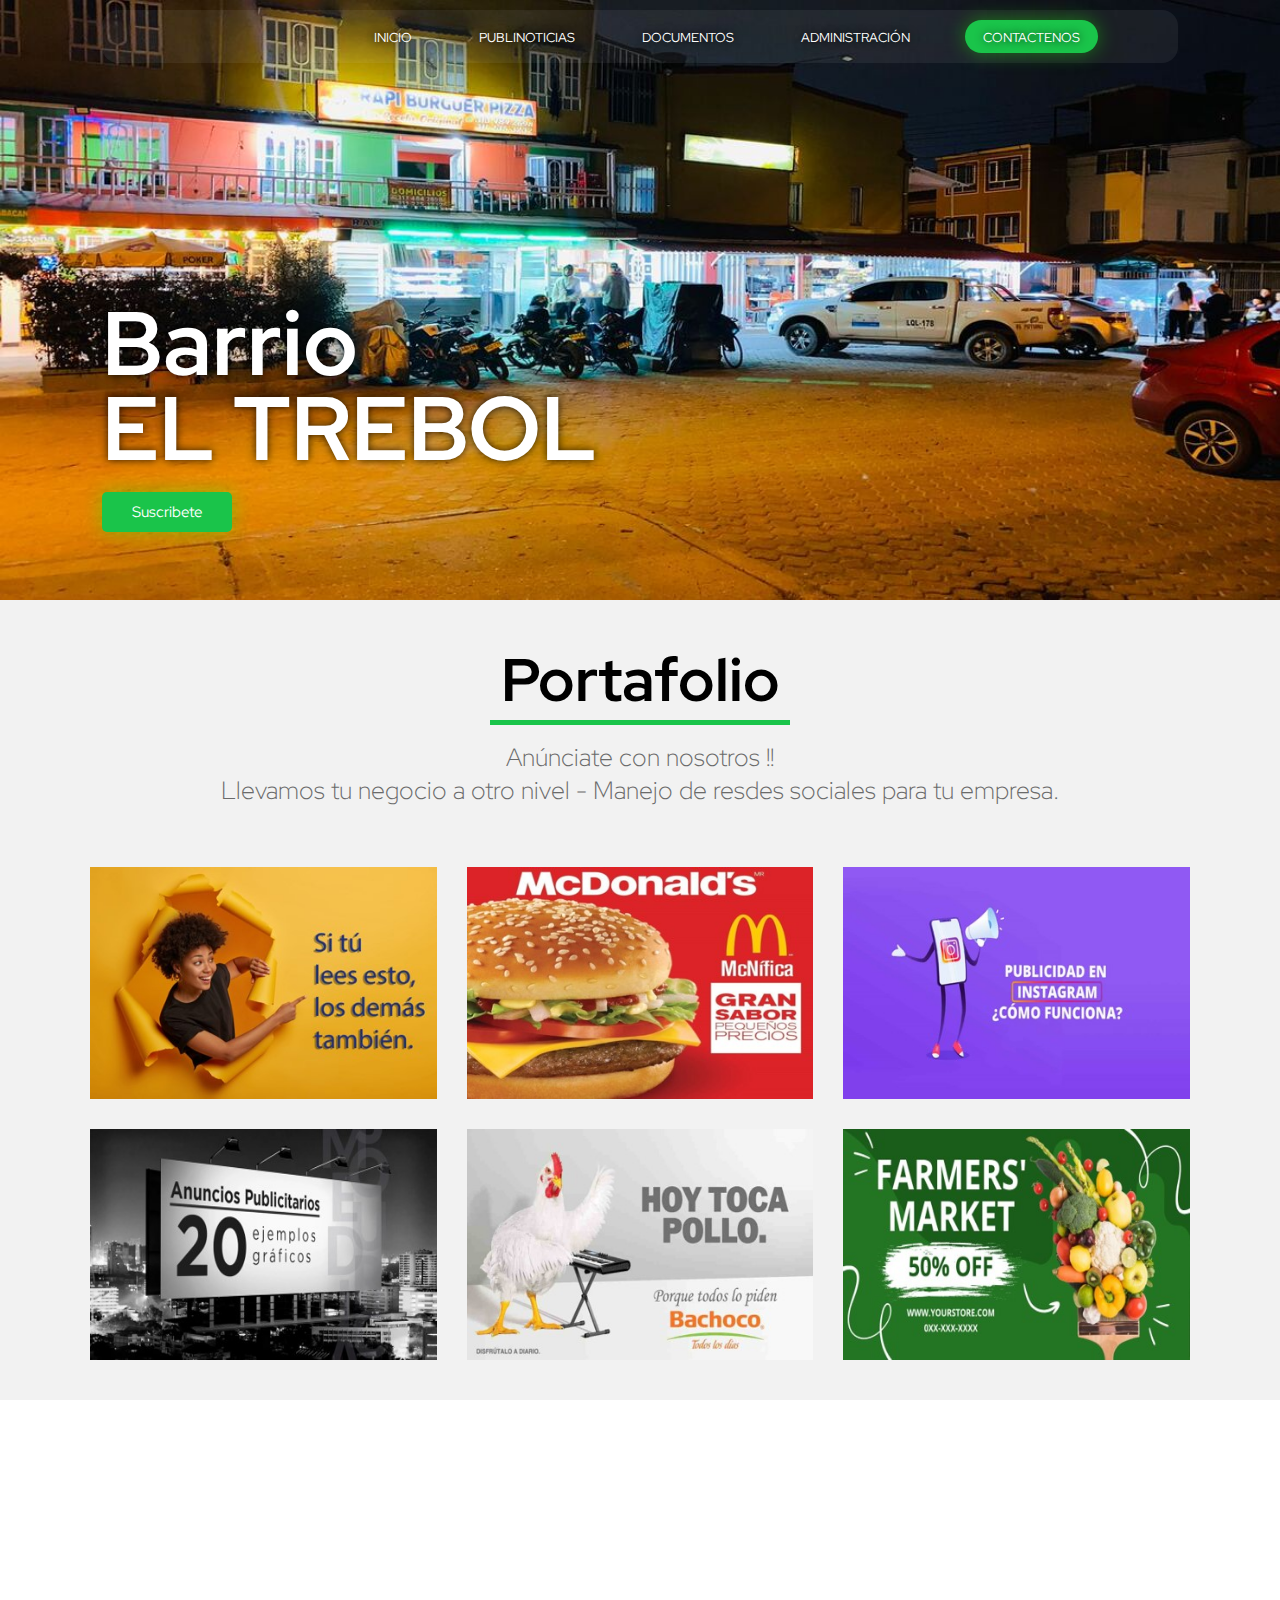
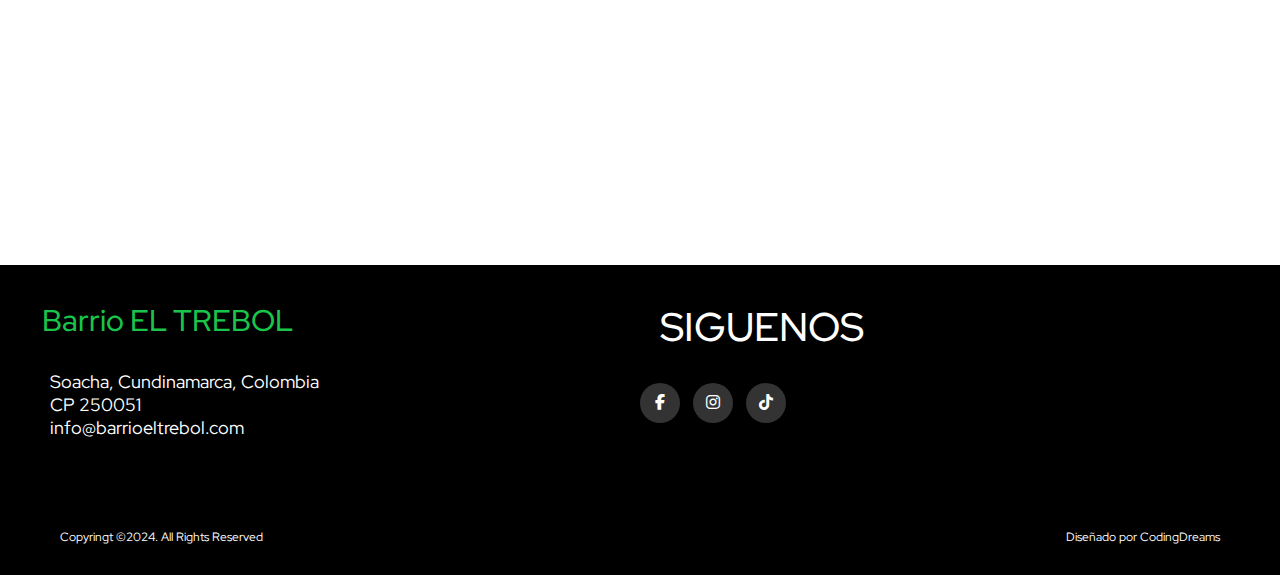
<file: pages/Publinoticias.html>
<!DOCTYPE html>
<html lang="es">
<head>
    <meta charset="UTF-8">
    <meta name="viewport" content="width=device-width, initial-scale=1.0">
    <title>Barrio EL TREBOL</title>
    <link rel="preconnect" href="https://fonts.googleapis.com">
    <link rel="preconnect" href="https://fonts.gstatic.com" crossorigin>
    <link rel="stylesheet" href="https://cdnjs.cloudflare.com/ajax/libs/font-awesome/6.5.2/css/all.min.css">   <!-- iconos de footer-->
    <link rel="stylesheet" href="../css/style.css">
</head>
<body>

    <header>
        <div class="container">
            <nav> 
                <ul class="navBar"> 
                    <li><a href="../index.html">Inicio</a></li> 
                    <li><a href="#">Publinoticias</a></li> 
                    <li><a href="../pages/Documentos.html">Documentos</a></li> 
                    <li><a href="../pages/Administracion.html">Administración</a></li> 
                    <li class="verde"><a href="../pages/Contactenos.html">Contactenos</a></li> 
                </ul>
            </nav>

            <h1>Barrio<br>EL TREBOL</h1>
            <form>
                <a href="Contactenos.html" button class="btn">Suscribete</button></a>
            </form>
        </div>
    </header>


    <section class="porta">
        <h2>Portafolio</h2>
        <div class="lineas"></div>
        <p class="publicita">Anúnciate con nosotros !! <br> Llevamos tu negocio a otro nivel - Manejo de resdes sociales para tu empresa.</p>
        <div class="boxPorta">
            <img src="../assets/Imagen1.jpg" alt="">
            <img src="../assets/Imagen2.jpg" alt="">
            <img src="../assets/Imagen7.jpg" alt="">
            <img src="../assets/Imagen4.jpg" alt="">
            <img src="../assets/Imagen5.jpg" alt="">
            <img src="../assets/Imagen8.jpg" alt="">
        </div>
    </section>

    <div class="mapa">
        <iframe src="https://www.google.com/maps/embed?pb=!1m18!1m12!1m3!1d9458.984251435479!2d-74.20966624342005!3d4.591694134713602!2m3!1f0!2f0!3f0!3m2!1i1024!2i768!4f13.1!3m3!1m2!1s0x8e3f9e32e3fdb787%3A0xf9ee0c6bdc551a74!2sBarrio%20El%20Trebol%20Noroccidental!5e0!3m2!1ses!2sco!4v1717080680612!5m2!1ses!2sco" width="100%" height="400" style="border:0;" allowfullscreen="" loading="lazy" referrerpolicy="no-referrer-when-downgrade"></iframe>
    </div>

    <footer class="footer">
        <div class="footerContainer">
            <div class="footerRow">
                
                <div class="info">
                    <p>Barrio EL TREBOL</p>
                    <ul>
                        <li class="li">Soacha, Cundinamarca, Colombia</li>
                        <li class="li">CP 250051</li>
                        <li class="li">info@barrioeltrebol.com</li>
                    </ul>
                </div>
    
                <div class="box">
                    <p>SIGUENOS</p>
                    <div class="redSocial">
                        <a href=""><i class="fab fa-facebook-f"></i></a>
                        <a href=""><i class="fab fa-instagram"></i></a>
                        <a href=""><i class="fab fa-tiktok"></i></a>
                    </div>
                </div>
                </div>
            </div>
        </div>
    
        <div class="Politicas">
            <div class="piePagina">
                <div class="Copyringht">
                Copyringt ©2024. All Rights Reserved
                </div>
    
                <div class="informacion">
                Diseñado por <a class="CodingDreams" href="#">CodingDreams</a>
                </div>
            </div>
        </div>
    </footer>


</body>
</html>
</file>
<file: css/style.css>
@import url('https://fonts.googleapis.com/css2?family=Poppins:ital,wght@0,100;0,200;0,300;0,400;0,500;0,600;0,700;0,800;0,900;1,100;1,200;1,300;1,400;1,500;1,600;1,700;1,800;1,900&family=Red+Hat+Display:ital,wght@0,300..900;1,300..900&display=swap');
@import url('https://fonts.googleapis.com/css2?family=Plus+Jakarta+Sans:ital,wght@0,200..800;1,200..800&display=swap');

*{
    margin: 0;
    padding: 0;
    box-sizing: border-box;
}

body{
    font-family: "Red Hat Display", sans-serif;;
}

header .navBar{
    background: #fafafa10;
    position: relative;
    border: 0 solid #fafafa10;
    backdrop-filter: blur (0.4rem);
    border-radius: 1rem;
    text-shadow: 0 0 8px rgb(0, 0, 0);
}

.container{
    width: 100%;
    height: 600px;
    overflow: hidden;
    background-image: url(../assets/BTnocturno.jpg);
    background-size: cover;
    background-position: center;
    padding: 10px 8%;
    position: relative;
}

nav ul{
    list-style: none;
    width: 100%;
    text-align: right;
    padding-right: 60px;
}

nav ul li{
    display: inline-block;
    margin: 10px 20px;
}

nav ul li a{
    color: #ffffff;
    text-decoration: none;
    font-size: 13px; 
    text-transform: uppercase;
}

.navBar li a{
    padding: 8px 12px;
    border-radius: 20px;
}


.navBar li a:hover{
    background-color: #1ac44a;
    transition: 0.5s;
    color: #ffffff;
}

.verde{
    background: #1ac44a;
    box-shadow: 0 0 20px rgba(25, 254, 0, 0.4);
    transition: 0.5s;
    padding: 6px 6px;
    border-radius: 20px;
}

h1{
    position: absolute;
    top: 50%;
    color: #ffffff;
    font-size: 90px;
    line-height: 85px;
    text-shadow: 0 0 8px rgba(0, 0, 0, 0.8);
    margin-bottom: 5px;
}

.btn{
    border-radius: 10px 20px;
    color: #ffffff;
    border: 0;
    outline: 0;
    border-radius: 5px;
    background: #1ac44a;
    box-shadow: 0 0 20px rgba(25, 254, 0, 0.4);
    cursor: pointer;
}

.btn:hover{
    background-color: #50e04b;
}

form .btn{
    position: absolute;
    top: 82%;
    font-size: 15px;
    padding: 10px 30px;
}

form a{
    text-decoration: none;
}

@media (max-width:768px){
    nav ul{
        width: 100%;
        text-align: center;
        padding-right: 40px;
    }

}


@media (max-width:390px){
    h1{
    font-size: 50px;
    line-height: 40px;
    top: 65%;
    }

    nav ul{
        width: 80%;
        text-align: start;
        padding-right: 40px;
    }

}


/*galeria*/

.porta{
    background-color: #f2f2f2;
    padding-top: 40px;
}

h2 {
    color: #000000;
    text-align: center;
    font-size: 60px;
}

.lineas{
    width: 300px;
    height: 5px;
    background: #1ac44a;
    margin: 1px auto;
}

.publicita{
    color: #6a6a6a;
    text-align: center;
    font-size: 25px;
    padding-top: 10px;
}

img{
    width: 100%;
    object-fit: cover;
}

.boxPorta{
    width: 90%;
    max-width: 1100px;
    margin: 40px auto;
    display: grid;
    grid-template-columns: repeat(auto-fit, minmax(280px, 1fr)) ;
    gap: 30px;
    
}

.boxPorta img{
    height: 100%;
}


@media (max-width:768px){
    
    .publicita{
        font-size: 18px;
    }

    .boxPorta{
    width: 90%;
    max-width: 768px;
    margin: 40px auto;
    display: grid;
    grid-template-columns: repeat(auto-fit, minmax(280px, 1fr)) ;
    gap: 30px;
    }
}

@media (max-width:390px){
    .publicita{
        font-size: 12px;
    }
    
    .boxPorta{
        width: 90%;
        max-width: 390px;
        margin: 40px auto;
        display: grid;
        grid-template-columns: repeat(auto-fit, minmax(280px, 1fr)) ;
        gap: 30px;
    }
}


/**Opinion ciudadana*/

.bo{
    width: 85%;
    margin: 0px auto;
    padding: 50px;
    margin-top: 5px;
}

.iner{
    display: grid;
    grid-template-columns: repeat(3, 1fr);
    grid-gap: 30px;
}

.rd{
    background-color: #fff;
    border-radius: 8px;
    box-shadow: 0px 0px 10px rgba(0, 0, 0, 0.2);
    padding: 20px;
    transition: all 400ms ease;
}

.rd .iconoDes{
    width: 70px;
    height: 70px;
    border-radius: 50%;
    object-fit: cover;
}

.caTex{
    padding: 20px;
}

.caTex .tle{
    color: #6a6a6a;
    font-size: 30px;
    margin-bottom: 6px;
}

.caTex .para{
    color: #6a6a6a;
    line-height: 1.5;
    font-size: 18px;
}

.bo h3{
    text-align: center;
    margin-top: 5px;
    font-size: 50px;
}

.reseña{
    font-size: 30px;
}
.border{
    width: 480px;
    height: 5px;
    background: #1ac44a;
    margin: 5px auto;
}

.rd:hover{
    box-shadow: 5px 5px 20px rgba(0, 0, 0, 0.4);
}

@media (max-width:768px){
    
    .bo{
        width: 100%;
    }

    .bo h3{
        text-align: center;
        margin-top: 5px;
        font-size: 50px;
    }

    .reseña{
        font-size: 20px
    }

    .iner{
        display: grid;
        grid-template-columns: repeat(2, 1fr);
        grid-gap: 30px;
        
    }
}

@media (max-width:390px){
    
    .bo{
        display: flex;
        flex-wrap: wrap;
        align-items: center;
        justify-content: center;
        width: 100%;
        height: auto;
        margin-top: 25px;
    }

    .iner{
        display: grid;
        grid-template-columns: repeat(1, 1fr);
        grid-gap: 30px;
    }

    .bo h3{
        text-align: center;
        margin-top: 1px;
        font-size: 30px;
    }

    .reseña{
        font-size: 15px
    }
}

--------------------------

/**Nuestros Aliados**/

body {
    height: 100vh;
    background-color:#c9c9c9;
    display: grid;
    place-items: center;
}

section{
    display: grid;
    place-items: center;
}

h4{
    text-align: center;
    font-size: 50px;
    color: #000000;
    margin-top: 20px;
    font-weight: 100;
    letter-spacing: 0.03em;
    line-height: 1.6;
}

.slider {
    display: flex;
    justify-content: center;
    align-items: center;
    height: 100%;
    width: 80%;
    overflow: hidden;
    padding: 20px; 
}


.sliderItem{
    display: flex;
    justify-content: center;
    align-items: center;
    gap: 20px;
    animation: scrolling 20s linear infinite;
}

@keyframes scrolling {

    0% {
        transform: translateX(80%);
    }

    100% {
        transform: translateX(-20%);
    }
}

.sliderItem img{
    width: 12%;
    margin: 20px;
}

@media (max-width:390px){
    h4{
        font-size: 35px;
    }
}




-----------------------------------
/*central de Documentos*/

.CD{
    width: 85%;
    margin: 0px auto;
    padding: 50px;
    margin-top: 5px;
}

.Central{
    margin-top: 70px;
    display: grid;
    grid-template-columns: repeat(3, 1fr);
    grid-gap: 30px;
}

.title{
    font-size: 50px;
    padding: 5px;
    margin-top: 50px;
}

.linea{
    width: 600px;
    height: 5px;
    background: #1ac44a;
    margin: 1px auto;
}

p{
    text-align: center;
    font-size: 25px;
    color: #6a6a6a;
    margin-top: 5px;
    font-weight: 100;
    padding: 20px; 
}

.subTitulo{
    font-size: 30px;

}

.boby{
    display: flex;
    flex-wrap: wrap;
    align-items: center;
    justify-content: center;
    width: 100%;
    height: auto;
    margin-top: 25px;
}

.card{
    position: relative;
    width: 300px;
    height: 350px;
    margin: 20px;
}

.boby .card:hover{
    transform: translateY(-3px);
    box-shadow: 5px 5px 20px rgba(0, 0, 0, 0.4);
}

.card .face{
    position: absolute;
    width: 100%;
    height: 100%;
    backface-visibility: hidden;
    border-radius: 10px;
    overflow: hidden;
    transition: .5s;
}

.card .front{
    transform: perspective(600px) rotateY(0deg);
    box-shadow: 0 5px 10px #000000;
}

.card .front img{
    position: absolute;
    width: 100%;
    height: 100%;
    object-fit: cover;
}

.card .front a{
    position: absolute;
    bottom: 0;
    width: 100%;
    height: 45px;
    line-height: 45px;
    color: #000000;
    text-align: center;
    text-decoration: none;
    
}

.front a{
    color: #ffffff;
    text-decoration: none;
    font-size: 16px; 
    text-transform: uppercase;
}


@media (max-width:390px){
    
    .CD{
        display: flex;
        flex-wrap: wrap;
        align-items: center;
        justify-content: center;
        width: 100%;
        height: auto;
        margin-top: 25px;
    }

    .card{
        display: grid;
        grid-template-columns: repeat(1, 1fr);
        grid-gap: 30px;
    }

    .title{
        font-size: 25px;
    }

    p{
        text-align: center;
        font-size: 12px;
        
    }
    .linea{
        width: 300px;
        height: 5px;
        background: #1ac44a;
        margin: 1px auto;
    }
}


---------------------------------------------------
/**contactenos**/

.contact{
    width: 85%;
    margin: 0px auto;
    padding: 50px;
    margin-top: 5px;
}

.contect{
    font-size: 80px;
    padding: 5px;
    margin-top: 50px;
    text-align: center;
    padding-bottom: 5px;
}

p{
    text-align: center;
    font-size: 40px;
    color: #6a6a6a;
    margin-top: 5px;
    font-weight: 100;
    padding: 20px; 
}

.ContacLinea{
    width: 400px;
    height: 5px;
    background: #1ac44a;
    margin: 1px auto;
}


.contactBox{
    box-shadow: 0 0 20px rgba(0, 0, 0, 0.2);
    display: grid;
    grid-template-columns: repeat(2, 1fr);
}

.contactLeft{
    flex-basis: 60%;
    padding: 40px 60px;
}

.contactRight{
    flex-basis: 40%;
    padding: 40px;
    background: #1ac44a;
}

.contactRight .pp{
    color: #fffefe;
}

.contactRight .pn{
    color: #000000;
    text-align: center;
    font-size: 30px;
}

h6{
    text-align: center;
    margin-top: 70px;
    font-size: 50px;
}

.subContactenos{
    font-size: 30px;
}

.contect p{
    margin-bottom: 40px;
}

.inputRow{
    display: flex;
    justify-content: space-between;
    margin-bottom: 20px;
    padding-bottom: 10px;
}


.inputRow .inputGroup{
    flex-basis: 45%;
}

input{
    width: 100%;
    border: none;
    border-bottom: 1px solid #ccc;
    outline: none;
    padding-bottom: 5px;
}

.textarea{
    width: 100%;
    border: 1px solid #ccc;
    outline: none;
    padding: 10px;
    box-sizing: border-box;
    flex-basis: 45%;
}

label{
    margin-bottom: 6px;
    display: block;
    color: #000000;
    
}

textarea{
    border: 1px solid #ccc;
    outline: none;
    border-bottom: 1px solid #ccc;
}


.enviar{
    background: #1ac44a;
    width: 100px;
    border: none;
    outline: none;
    color: #fff;
    height: 35px;
    border-radius: 30px;
    margin-top: 20px;
    background-color: #1ac44a;
    box-shadow: 0 0 20px rgba(25, 254, 0, 0.4);
    cursor: pointer;
}

.enviar:hover{
    background-color: #50e04b;
}

@media (max-width:768px){

    h6{
        margin-bottom: 10px;
        font-size: 50px;
    }

    p{
        font-size: 30px;
    }

    .ContacLinea{
        width: 350px;
        margin: 1px auto;
    }

    .contactBox{
        grid-template-columns: repeat(1, 1fr);
    }

}

@media (max-width:390px){

    h6{
        margin-bottom: 10px;
        font-size: 20px;
    }
    p{
        font-size: 18px;
    }
    .ContacLinea{
        width: 150px;
        margin: 1px auto;
    }

    .contactBox{
        grid-template-columns: repeat(0, 1fr);
    }
}

/*mapa*/


.mapa{
    margin-top: 40px;
    
}


/*footer*/




.footer{
    background-color: rgb(0, 0, 0);
    padding: 10px 0;
    margin-top: 20px;
    list-style: none;
    position: relative;
}

.footerRow{
    display: flex;
    flex-wrap: wrap;
    list-style: none;
}

.info{
    width: 50%;
    padding: 0 15px;
    
}

.info p{
    font-size: 30px;
    color: #1ac44a;
    margin-bottom: 10px;
    font-weight: 500;
    display: inline-block;
    width: 50%;  
    list-style: none;
}


.info ul li{
    font-size: 18px;
    color: #ffffff
}

.li {
    list-style: none;
    padding: 0 35px;
}



.box p{
    color: #ffffff;
    margin-bottom: 10px;
    font-weight: 500;
}

.redSocial a{
    display: inline-block;
    min-height: 40px;
    width: 40px;
    background-color: rgba(255, 255, 255, 0.2);
    margin: 0 10px 10px 0;
    text-align: center;
    line-height: 40px;
    border-radius: 50%;
    color: #ffffff;
    transition: all .5s ease;
}

.redSocial a:hover {
    background-color: #1ac44a;
}

.piePagina{
    max-width: 1200px;
    margin: auto;
    display: flex;
    justify-content: space-between;
    margin-top: 70px;
    padding: 20px;
    color: #ffffff;
    font-size: 12px;
}

.CodingDreams{
    color: #ffffff;
    text-decoration: none;
}
</file>
<file: assets/style.css>
@import url('https://fonts.googleapis.com/css2?family=Poppins:ital,wght@0,100;0,200;0,300;0,400;0,500;0,600;0,700;0,800;0,900;1,100;1,200;1,300;1,400;1,500;1,600;1,700;1,800;1,900&family=Red+Hat+Display:ital,wght@0,300..900;1,300..900&display=swap');
@import url('https://fonts.googleapis.com/css2?family=Plus+Jakarta+Sans:ital,wght@0,200..800;1,200..800&display=swap');

*{
    margin: 0;
    padding: 0;
    box-sizing: border-box;
}

body{
    font-family: "Red Hat Display", sans-serif;;
}

header .navBar{
    background: #fafafa10;
    position: relative;
    border: 0 solid #fafafa10;
    backdrop-filter: blur (0.4rem);
    border-radius: 1rem;
    text-shadow: 0 0 8px rgb(0, 0, 0);
}

.container{
    width: 100%;
    height: 600px;
    overflow: hidden;
    background-image: url(./BTnocturno.jpg);
    background-size: cover;
    background-position: center;
    padding: 10px 8%;
    position: relative;
}

nav ul{
    list-style: none;
    width: 100%;
    text-align: right;
    padding-right: 60px;
}

nav ul li{
    display: inline-block;
    margin: 10px 20px;
}

nav ul li a{
    color: #ffffff;
    text-decoration: none;
    font-size: 13px; 
    text-transform: uppercase;
}

.navBar li a{
    padding: 8px 12px;
    border-radius: 20px;
}


.navBar li a:hover{
    background-color: #1ac44a;
    transition: 0.5s;
    color: #ffffff;
}

.verde{
    background: #1ac44a;
    box-shadow: 0 0 20px rgba(25, 254, 0, 0.4);
    transition: 0.5s;
    padding: 6px 6px;
    border-radius: 20px;
}

h1{
    position: absolute;
    top: 50%;
    color: #ffffff;
    font-size: 90px;
    line-height: 85px;
    text-shadow: 0 0 8px rgba(0, 0, 0, 0.8);
    margin-bottom: 5px;
}

.btn{
    border-radius: 10px 20px;
    color: #ffffff;
    border: 0;
    outline: 0;
    border-radius: 5px;
    background: #1ac44a;
    box-shadow: 0 0 20px rgba(25, 254, 0, 0.4);
    cursor: pointer;
}

.btn:hover{
    background-color: #50e04b;
}

form .btn{
    position: absolute;
    top: 82%;
    font-size: 15px;
    padding: 10px 30px;
}

@media (max-width:768px){
    nav ul{
        width: 100%;
        text-align: center;
        padding-right: 40px;
    }

}


@media (max-width:390px){
    h1{
    font-size: 50px;
    line-height: 40px;
    top: 65%;
    }

    nav ul{
        width: 80%;
        text-align: start;
        padding-right: 40px;
    }

}


/*galeria*/

.porta{
    background-color: #f2f2f2;
    padding-top: 40px;
}

h2 {
    color: #000000;
    text-align: center;
    font-size: 60px;
}

.lineas{
    width: 300px;
    height: 5px;
    background: #1ac44a;
    margin: 1px auto;
}

.publicita{
    color: #6a6a6a;
    text-align: center;
    font-size: 25px;
    padding-top: 10px;
}

img{
    width: 100%;
    object-fit: cover;
}

.boxPorta{
    width: 90%;
    max-width: 1100px;
    margin: 40px auto;
    display: grid;
    grid-template-columns: repeat(auto-fit, minmax(280px, 1fr)) ;
    gap: 30px;
    
}

.boxPorta img{
    height: 100%;
}


@media (max-width:768px){
    
    .publicita{
        font-size: 18px;
    }

    .boxPorta{
    width: 90%;
    max-width: 768px;
    margin: 40px auto;
    display: grid;
    grid-template-columns: repeat(auto-fit, minmax(280px, 1fr)) ;
    gap: 30px;
    }
}

@media (max-width:390px){
    .publicita{
        font-size: 12px;
    }
    
    .boxPorta{
        width: 90%;
        max-width: 390px;
        margin: 40px auto;
        display: grid;
        grid-template-columns: repeat(auto-fit, minmax(280px, 1fr)) ;
        gap: 30px;
    }
}


/**Opinion ciudadana*/

.bo{
    width: 85%;
    margin: 0px auto;
    padding: 50px;
    margin-top: 5px;
}

.iner{
    display: grid;
    grid-template-columns: repeat(3, 1fr);
    grid-gap: 30px;
}

.rd{
    background-color: #fff;
    border-radius: 8px;
    box-shadow: 0px 0px 10px rgba(0, 0, 0, 0.2);
    padding: 20px;
    transition: all 400ms ease;
}

.rd .iconoDes{
    width: 70px;
    height: 70px;
    border-radius: 50%;
    object-fit: cover;
}

.caTex{
    padding: 20px;
}

.caTex .tle{
    color: #6a6a6a;
    font-size: 30px;
    margin-bottom: 6px;
}

.caTex .para{
    color: #6a6a6a;
    line-height: 1.5;
    font-size: 18px;
}

.bo h3{
    text-align: center;
    margin-top: 5px;
    font-size: 20px;
}

.reseña{
    font-size: 30px;
}
.border{
    width: 480px;
    height: 5px;
    background: #1ac44a;
    margin: 5px auto;
}

.rd:hover{
    box-shadow: 5px 5px 20px rgba(0, 0, 0, 0.4);
}

@media (max-width:768px){
    
    .bo{
        width: 100%;
    }

    .bo h3{
        text-align: center;
        margin-top: 5px;
        font-size: 50px;
    }

    .reseña{
        font-size: 20px
    }

    .iner{
        display: grid;
        grid-template-columns: repeat(2, 1fr);
        grid-gap: 30px;
        
    }
}

@media (max-width:390px){
    
    .bo{
        display: flex;
        flex-wrap: wrap;
        align-items: center;
        justify-content: center;
        width: 100%;
        height: auto;
        margin-top: 25px;
    }

    .iner{
        display: grid;
        grid-template-columns: repeat(1, 1fr);
        grid-gap: 30px;
    }

    .bo h3{
        text-align: center;
        margin-top: 1px;
        font-size: 30px;
    }

    .reseña{
        font-size: 15px
    }
}

--------------------------

/**Nuestros Aliados**/

body {
    height: 100vh;
    background-color:#c9c9c9;
    display: grid;
    place-items: center;
}

section{
    display: grid;
    place-items: center;
}

h4{
    text-align: center;
    font-size: 50px;
    color: #000000;
    margin-top: 20px;
    font-weight: 100;
    letter-spacing: 0.03em;
    line-height: 1.6;
}

.slider {
    display: flex;
    justify-content: center;
    align-items: center;
    height: 100%;
    width: 80%;
    overflow: hidden;
    padding: 20px; 
}


.sliderItem{
    display: flex;
    justify-content: center;
    align-items: center;
    gap: 20px;
    animation: scrolling 20s linear infinite;
}

@keyframes scrolling {

    0% {
        transform: translateX(80%);
    }

    100% {
        transform: translateX(-20%);
    }
}

.sliderItem img{
    width: 12%;
    margin: 20px;
}

@media (max-width:390px){
    h4{
        font-size: 35px;
    }
}




-----------------------------------
/*central de Documentos*/

.CD{
    width: 85%;
    margin: 0px auto;
    padding: 50px;
    margin-top: 5px;
}

.Central{
    margin-top: 70px;
    display: grid;
    grid-template-columns: repeat(3, 1fr);
    grid-gap: 30px;
}

.title{
    font-size: 50px;
    padding: 5px;
    margin-top: 50px;
}

.linea{
    width: 600px;
    height: 5px;
    background: #1ac44a;
    margin: 1px auto;
}

p{
    text-align: center;
    font-size: 25px;
    color: #6a6a6a;
    margin-top: 5px;
    font-weight: 100;
    padding: 20px; 
}

.subTitulo{
    font-size: 30px;

}

.boby{
    display: flex;
    flex-wrap: wrap;
    align-items: center;
    justify-content: center;
    width: 100%;
    height: auto;
    margin-top: 25px;
}

.card{
    position: relative;
    width: 300px;
    height: 350px;
    margin: 20px;
}

.boby .card:hover{
    transform: translateY(-3px);
    box-shadow: 5px 5px 20px rgba(0, 0, 0, 0.4);
}

.card .face{
    position: absolute;
    width: 100%;
    height: 100%;
    backface-visibility: hidden;
    border-radius: 10px;
    overflow: hidden;
    transition: .5s;
}

.card .front{
    transform: perspective(600px) rotateY(0deg);
    box-shadow: 0 5px 10px #000000;
}

.card .front img{
    position: absolute;
    width: 100%;
    height: 100%;
    object-fit: cover;
}

.card .front a{
    position: absolute;
    bottom: 0;
    width: 100%;
    height: 45px;
    line-height: 45px;
    color: #000000;
    text-align: center;
    text-decoration: none;
    
}

.front a{
    color: #ffffff;
    text-decoration: none;
    font-size: 16px; 
    text-transform: uppercase;
}


@media (max-width:390px){
    
    .CD{
        display: flex;
        flex-wrap: wrap;
        align-items: center;
        justify-content: center;
        width: 100%;
        height: auto;
        margin-top: 25px;
    }

    .card{
        display: grid;
        grid-template-columns: repeat(1, 1fr);
        grid-gap: 30px;
    }

    .title{
        font-size: 25px;
    }

    p{
        text-align: center;
        font-size: 12px;
        
    }
    .linea{
        width: 300px;
        height: 5px;
        background: #1ac44a;
        margin: 1px auto;
    }
}


---------------------------------------------------
/**contactenos**/

.contact{
    width: 85%;
    margin: 0px auto;
    padding: 50px;
    margin-top: 5px;
}

.contect{
    font-size: 80px;
    padding: 5px;
    margin-top: 50px;
    text-align: center;
    padding-bottom: 5px;
}

p{
    text-align: center;
    font-size: 40px;
    color: #6a6a6a;
    margin-top: 5px;
    font-weight: 100;
    padding: 20px; 
}

.ContacLinea{
    width: 400px;
    height: 5px;
    background: #1ac44a;
    margin: 1px auto;
}


.contactBox{
    box-shadow: 0 0 20px rgba(0, 0, 0, 0.2);
    display: grid;
    grid-template-columns: repeat(2, 1fr);
}

.contactLeft{
    flex-basis: 60%;
    padding: 40px 60px;
}

.contactRight{
    flex-basis: 40%;
    padding: 40px;
    background: #1ac44a;
}

.contactRight .pp{
    color: #fffefe;
}

.contactRight .pn{
    color: #000000;
    text-align: center;
    font-size: 30px;
}

h6{
    text-align: center;
    margin-top: 70px;
    font-size: 50px;
}

.subContactenos{
    font-size: 30px;
}

.contect p{
    margin-bottom: 40px;
}

.inputRow{
    display: flex;
    justify-content: space-between;
    margin-bottom: 20px;
    padding-bottom: 10px;
}


.inputRow .inputGroup{
    flex-basis: 45%;
}

input{
    width: 100%;
    border: none;
    border-bottom: 1px solid #ccc;
    outline: none;
    padding-bottom: 5px;
}

.textarea{
    width: 100%;
    border: 1px solid #ccc;
    outline: none;
    padding: 10px;
    box-sizing: border-box;
    flex-basis: 45%;
}

label{
    margin-bottom: 6px;
    display: block;
    color: #000000;
    
}

textarea{
    border: 1px solid #ccc;
    outline: none;
    border-bottom: 1px solid #ccc;
}


.enviar{
    background: #1ac44a;
    width: 100px;
    border: none;
    outline: none;
    color: #fff;
    height: 35px;
    border-radius: 30px;
    margin-top: 20px;
    background-color: #1ac44a;
    box-shadow: 0 0 20px rgba(25, 254, 0, 0.4);
    cursor: pointer;
}

.enviar:hover{
    background-color: #50e04b;
}

@media (max-width:768px){

    h6{
        margin-bottom: 10px;
        font-size: 50px;
    }

    p{
        font-size: 30px;
    }

    .ContacLinea{
        width: 350px;
        margin: 1px auto;
    }

    .contactBox{
        grid-template-columns: repeat(1, 1fr);
    }

}

@media (max-width:390px){

    h6{
        margin-bottom: 10px;
        font-size: 20px;
    }
    p{
        font-size: 18px;
    }
    .ContacLinea{
        width: 150px;
        margin: 1px auto;
    }

    .contactBox{
        grid-template-columns: repeat(0, 1fr);
    }
}

/*mapa*/


.mapa{
    margin-top: 40px;
    
}


/*footer*/




.footer{
    background-color: rgb(0, 0, 0);
    padding: 10px 0;
    margin-top: 20px;
    list-style: none;
    position: relative;
}

.footerRow{
    display: flex;
    flex-wrap: wrap;
    list-style: none;
}

.info{
    width: 50%;
    padding: 0 15px;
    
}

.info p{
    font-size: 30px;
    color: #1ac44a;
    margin-bottom: 10px;
    font-weight: 500;
    display: inline-block;
    width: 50%;  
    list-style: none;
}


.info ul li{
    font-size: 18px;
    color: #ffffff
}

.li {
    list-style: none;
    padding: 0 35px;
}



.box p{
    color: #ffffff;
    margin-bottom: 10px;
    font-weight: 500;
}

.redSocial a{
    display: inline-block;
    min-height: 40px;
    width: 40px;
    background-color: rgba(255, 255, 255, 0.2);
    margin: 0 10px 10px 0;
    text-align: center;
    line-height: 40px;
    border-radius: 50%;
    color: #ffffff;
    transition: all .5s ease;
}

.redSocial a:hover {
    background-color: #1ac44a;
}

.piePagina{
    max-width: 1200px;
    margin: auto;
    display: flex;
    justify-content: space-between;
    margin-top: 70px;
    padding: 20px;
    color: #ffffff;
    font-size: 12px;
}

.CodingDreams{
    color: #ffffff;
    text-decoration: none;
}
</file>
